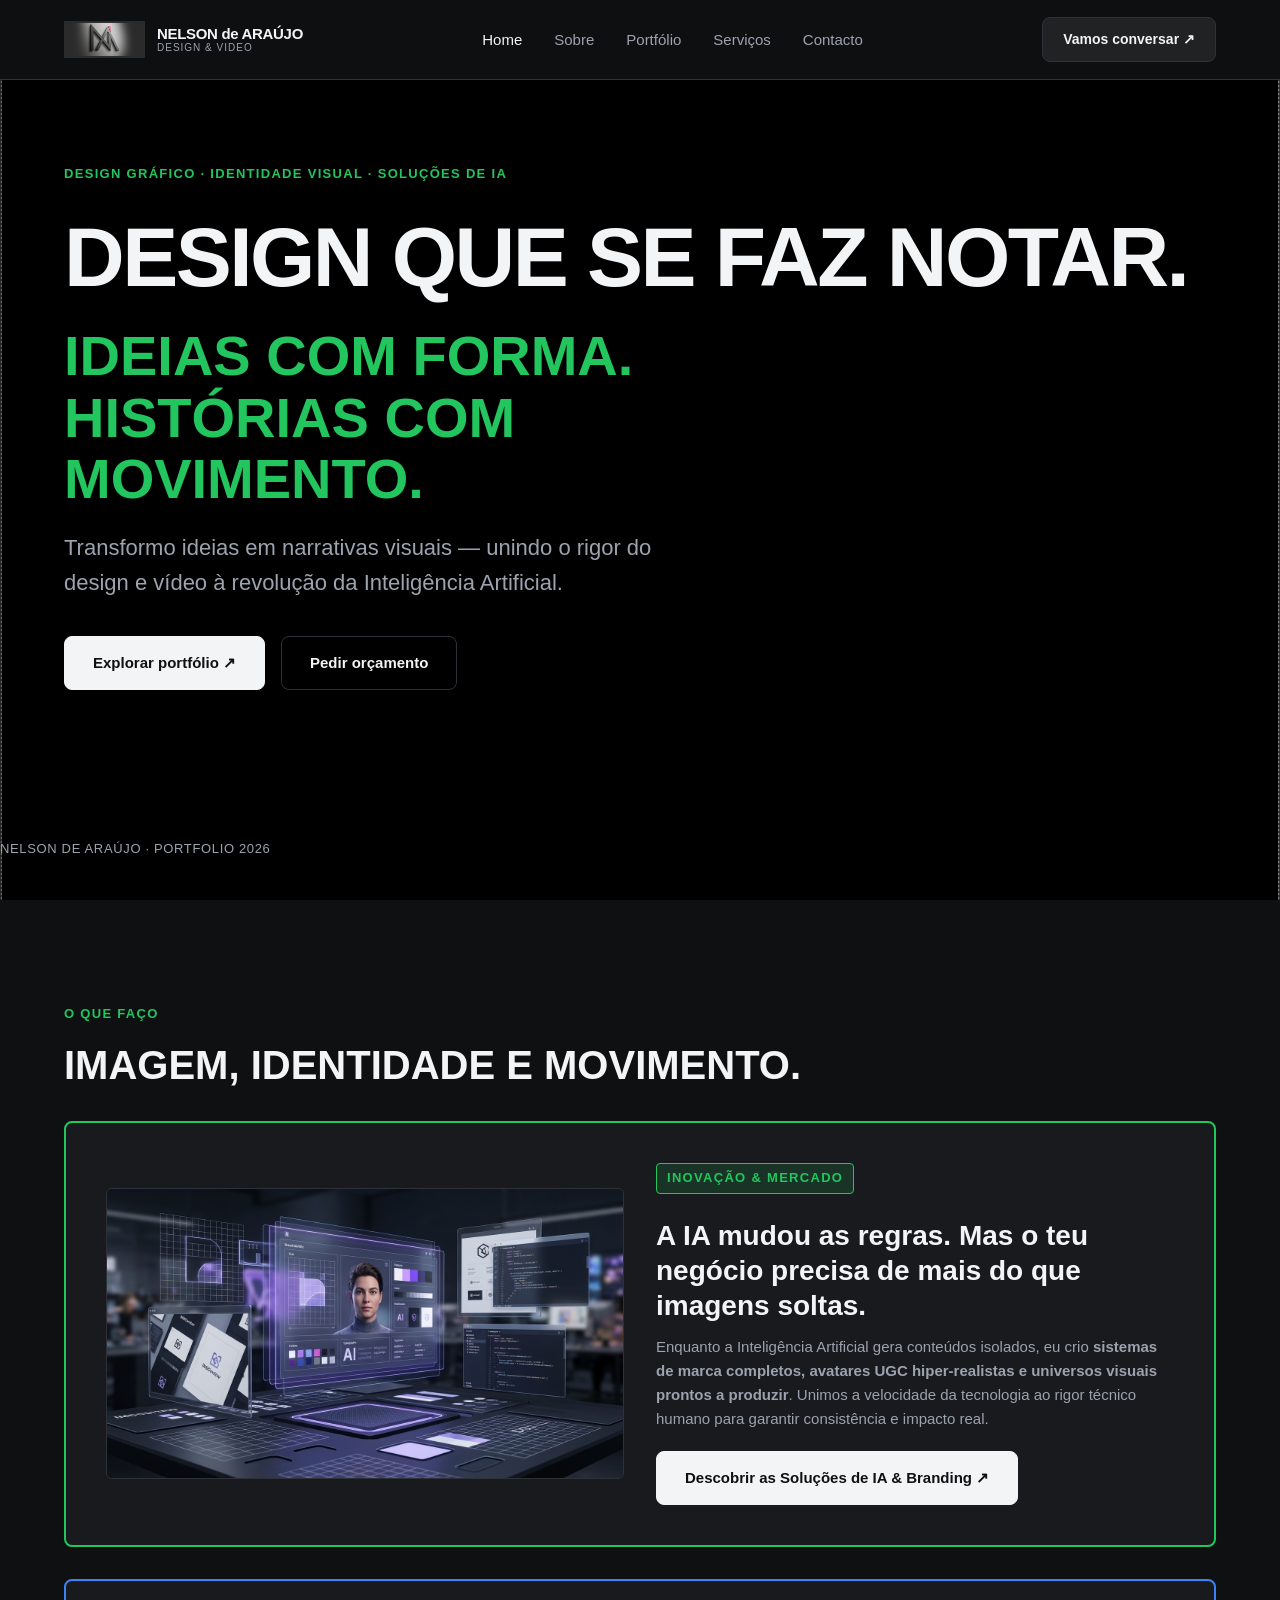
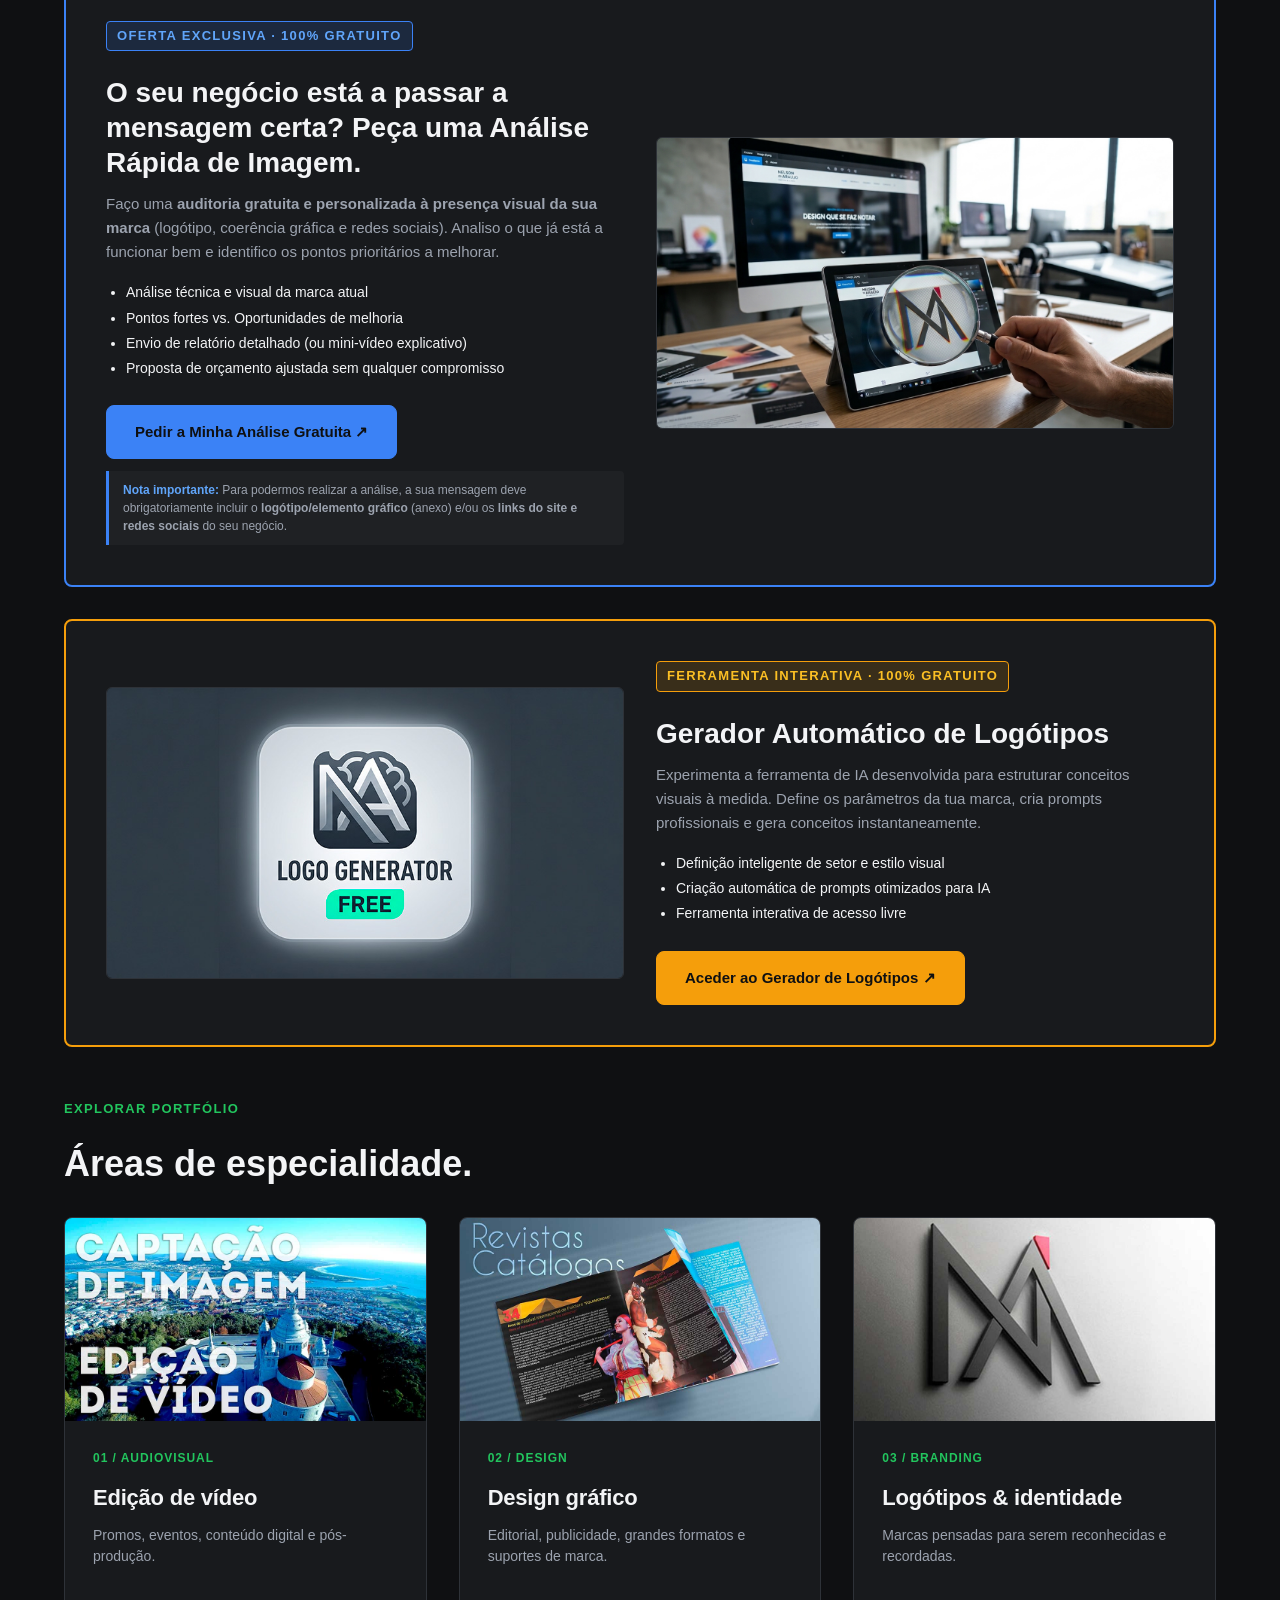
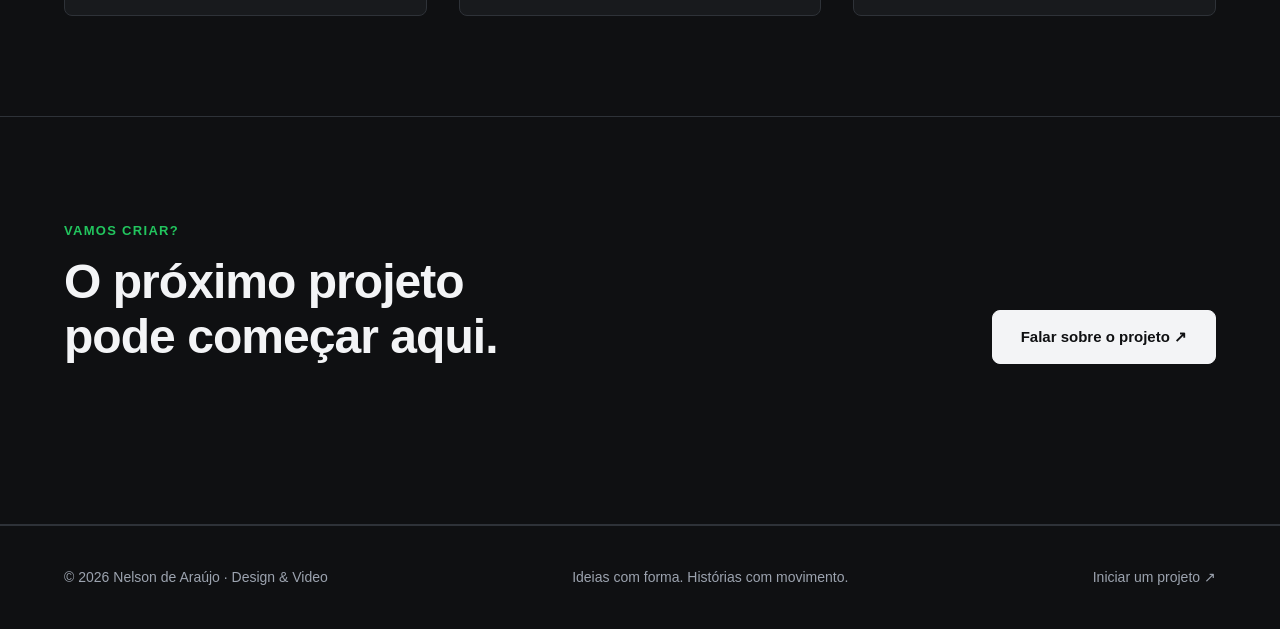
<file: index.html>
<!doctype html>
<html lang="pt">
<head>
  <meta charset="utf-8">
  <meta name="viewport" content="width=device-width, initial-scale=1">
  <meta name="description" content="Nelson de Araújo — design gráfico, identidade visual e edição de vídeo.">
  <title>Home | Nelson de Araújo</title>
  <link rel="stylesheet" href="assets/style.css">
</head>
<body data-page="home">

<header class="site-header">
  <div class="nav-wrap">
    <a class="brand" href="index.html">
      <img src="01_imagensBase/00_Logo-pag_NA.jpg" alt="Logo NA" onerror="this.style.visibility='hidden'">
      <span>NELSON de ARAÚJO<small>DESIGN & VIDEO</small></span>
    </a>
    <button class="menu-toggle" aria-label="Abrir menu">☰</button>
    <nav class="nav">
      <a href="index.html" data-page="home">Home</a>
      <a href="sobre.html" data-page="sobre">Sobre</a>
      <a href="portfolio.html" data-page="portfolio">Portfólio</a>
      <a href="servicos.html" data-page="servicos">Serviços</a>
      <a href="contacto.html" data-page="contacto">Contacto</a>
    </nav>
    <a class="nav-cta" href="contacto.html">Vamos conversar ↗</a>
  </div>
</header>

<main>
  <!-- SECÇÃO HERO COM VÍDEO DE FUNDO -->
  <section class="hero">
    <iframe class="hero-video" src="https://player.vimeo.com/video/1236573731?background=1&autoplay=1&loop=1&byline=0&title=0&muted=1" allow="autoplay; fullscreen; picture-in-picture" title="Vídeo de apresentação" style="filter: brightness(1.25) contrast(1.2) saturate(1.15);"></iframe>
    
    <div class="led-matrix-overlay" style="position: absolute; inset: 0; z-index: 1; pointer-events: none; opacity: 0.85; background-image: radial-gradient(circle, rgba(0,0,0,0) 35%, rgba(10,10,12,0.92) 80%), radial-gradient(circle at center, rgba(255,255,255,0.15) 0%, rgba(0,0,0,0.85) 100%); background-size: 4px 4px; mix-blend-mode: multiply;"></div>

    <div class="container" style="position: relative; z-index: 2;">
      <div class="hero-content">
        <span class="eyebrow">Design gráfico · Identidade visual · Soluções de IA</span>
        <h1 class="display" style="white-space: nowrap;">DESIGN QUE SE FAZ NOTAR.</h1>
        <h2 style="font-size: clamp(32px, 4.5vw, 56px); font-weight: 800; line-height: 1.1; margin-top: 10px; margin-bottom: 20px; text-transform: uppercase;">
          <span style="color: var(--accent); display: block;">Ideias com forma.</span>
          <span style="color: var(--accent); display: block;">Histórias com movimento.</span>
        </h2>
        <p class="lead">Transformo ideias em narrativas visuais — unindo o rigor do design e vídeo à revolução da Inteligência Artificial.</p>
        <div class="hero-actions">
          <a class="button" href="portfolio.html">Explorar portfólio ↗</a>
          <a class="button secondary" href="contacto.html">Pedir orçamento</a>
        </div>
      </div>
    </div>
    
    <div class="hero-bottom" style="position: relative; z-index: 2;">Nelson de Araújo · Portfolio 2026</div>
  </section>

  <!-- SECÇÃO PRINCIPAL DE CONTEÚDO -->
  <section class="section">
    <div class="container">
      
      <!-- 1. "O QUE FAÇO" NO TOPO -->
      <div style="margin-bottom: 32px;">
        <span class="eyebrow">O que faço</span>
        <h2 style="font-size: clamp(26px, 3.5vw, 40px); line-height: 1.2; text-transform: uppercase; margin-top: 4px;">
          Imagem, identidade e movimento.
        </h2>
      </div>

      <!-- 2. SECÇÃO DE DESTAQUE: A REVOLUÇÃO DA IA & SISTEMAS DE MARCA -->
      <div style="margin-bottom: 32px; padding: 40px; background-color: var(--bg-card); border: 2px solid var(--accent); border-radius: var(--radius); display: grid; grid-template-columns: repeat(auto-fit, minmax(300px, 1fr)); gap: 32px; align-items: center;">
        
        <div style="width: 100%; aspect-ratio: 16 / 9; overflow: hidden; border-radius: calc(var(--radius) - 2px); border: 1px solid var(--border-color); background-color: #000;">
          <img src="01_imagensBase/CAPA_IA_Gemini.jpeg" alt="A Revolução da IA e Universos Visuais" style="width: 100%; height: 100%; object-fit: cover; display: block;" onerror="this.style.display='none';">
        </div>

        <div style="display: flex; flex-direction: column; justify-content: center;">
          <span class="eyebrow" style="background-color: rgba(34, 197, 94, 0.15); padding: 4px 10px; border-radius: 4px; border: 1px solid var(--accent); width: fit-content;">INOVAÇÃO & MERCADO</span>
          
          <h3 style="font-size: clamp(22px, 2.5vw, 28px); font-weight: 700; line-height: 1.25; margin: 12px 0 12px; color: var(--text-main);">
            A IA mudou as regras. Mas o teu negócio precisa de mais do que imagens soltas.
          </h3>

          <p style="color: var(--muted); font-size: 15px; line-height: 1.6; margin-bottom: 20px;">
            Enquanto a Inteligência Artificial gera conteúdos isolados, eu crio <strong>sistemas de marca completos, avatares UGC hiper-realistas e universos visuais prontos a produzir</strong>. Unimos a velocidade da tecnologia ao rigor técnico humano para garantir consistência e impacto real.
          </p>
          
          <div>
            <a class="button" href="servicos.html" style="white-space: nowrap;">Descobrir as Soluções de IA & Branding ↗</a>
          </div>
        </div>

      </div>

      <!-- 3. SECÇÃO DE DESTAQUE: AUDITORIA RÁPIDA DE IMAGEM (GRATUITA) -->
      <div style="margin-bottom: 32px; padding: 40px; background-color: var(--bg-card); border: 2px solid #3B82F6; border-radius: var(--radius); display: grid; grid-template-columns: repeat(auto-fit, minmax(300px, 1fr)); gap: 32px; align-items: center;">
        
        <div style="display: flex; flex-direction: column; justify-content: center;">
          <span class="eyebrow" style="background-color: rgba(59, 130, 246, 0.15); color: #60A5FA; padding: 4px 10px; border-radius: 4px; border: 1px solid #3B82F6; width: fit-content;">
            OFERTA EXCLUSIVA · 100% GRATUITO
          </span>
          
          <h3 style="font-size: clamp(22px, 2.5vw, 28px); font-weight: 700; line-height: 1.25; margin: 12px 0 12px; color: var(--text-main);">
            O seu negócio está a passar a mensagem certa? Peça uma Análise Rápida de Imagem.
          </h3>

          <p style="color: var(--muted); font-size: 15px; line-height: 1.6; margin-bottom: 16px;">
            Faço uma <strong>auditoria gratuita e personalizada à presença visual da sua marca</strong> (logótipo, coerência gráfica e redes sociais). Analiso o que já está a funcionar bem e identifico os pontos prioritários a melhorar.
          </p>

          <ul style="color: var(--text-main); font-size: 14px; line-height: 1.8; margin-bottom: 24px; padding-left: 20px; list-style-type: disc;">
            <li>Análise técnica e visual da marca atual</li>
            <li>Pontos fortes vs. Oportunidades de melhoria</li>
            <li>Envio de relatório detalhado (ou mini-vídeo explicativo)</li>
            <li>Proposta de orçamento ajustada sem qualquer compromisso</li>
          </ul>
          
          <div>
            <a class="button" href="contacto.html?assunto=auditoria" style="white-space: nowrap; background-color: #3B82F6; border-color: #3B82F6; display: inline-block; margin-bottom: 12px;">
              Pedir a Minha Análise Gratuita ↗
            </a>

            <p style="font-size: 12px; color: var(--muted); line-height: 1.5; margin: 0; background: rgba(255, 255, 255, 0.03); padding: 10px 14px; border-left: 3px solid #3B82F6; border-radius: 0 4px 4px 0;">
              <strong style="color: #60A5FA;">Nota importante:</strong> Para podermos realizar a análise, a sua mensagem deve obrigatoriamente incluir o <strong>logótipo/elemento gráfico</strong> (anexo) e/ou os <strong>links do site e redes sociais</strong> do seu negócio.
            </p>
          </div>
        </div>

        <div style="width: 100%; aspect-ratio: 16 / 9; overflow: hidden; border-radius: calc(var(--radius) - 2px); border: 1px solid var(--border-color); background-color: #000;">
          <img src="01_imagensBase/CAPA_Analise_Gratuita_Gemini.jpeg" alt="Auditoria Rápida à Imagem da Marca" style="width: 100%; height: 100%; object-fit: cover; display: block;" onerror="this.style.display='none';">
        </div>

      </div>

      <!-- 4. NOVO QUADRO DE DESTAQUE: GERADOR AUTOMÁTICO DE LOGÓTIPOS (GRÁTIS) -->
      <div style="margin-bottom: 48px; padding: 40px; background-color: var(--bg-card); border: 2px solid #F59E0B; border-radius: var(--radius); display: grid; grid-template-columns: repeat(auto-fit, minmax(300px, 1fr)); gap: 32px; align-items: center;">
        
        <!-- Imagem / Mockup Ilustrativo -->
        <div style="width: 100%; aspect-ratio: 16 / 9; overflow: hidden; border-radius: calc(var(--radius) - 2px); border: 1px solid var(--border-color); background-color: #000;">
          <img src="01_imagensBase/CAPA_Gerador_Logos.jpg" alt="Gerador Automático de Logótipos" style="width: 100%; height: 100%; object-fit: cover; display: block;" onerror="this.style.display='none';">
        </div>

        <!-- Conteúdo do Bloco -->
        <div style="display: flex; flex-direction: column; justify-content: center;">
          <span class="eyebrow" style="background-color: rgba(245, 158, 11, 0.15); color: #FBBF24; padding: 4px 10px; border-radius: 4px; border: 1px solid #F59E0B; width: fit-content;">
            FERRAMENTA INTERATIVA · 100% GRATUITO
          </span>
          
          <h3 style="font-size: clamp(22px, 2.5vw, 28px); font-weight: 700; line-height: 1.25; margin: 12px 0 12px; color: var(--text-main);">
            Gerador Automático de Logótipos
          </h3>

          <p style="color: var(--muted); font-size: 15px; line-height: 1.6; margin-bottom: 16px;">
            Experimenta a ferramenta de IA desenvolvida para estruturar conceitos visuais à medida. Define os parâmetros da tua marca, cria prompts profissionais e gera conceitos instantaneamente.
          </p>

          <ul style="color: var(--text-main); font-size: 14px; line-height: 1.8; margin-bottom: 24px; padding-left: 20px; list-style-type: disc;">
            <li>Definição inteligente de setor e estilo visual</li>
            <li>Criação automática de prompts otimizados para IA</li>
            <li>Ferramenta interativa de acesso livre</li>
          </ul>
          
          <div>
            <a class="button" href="gerador-logotipos.html" style="white-space: nowrap; background-color: #F59E0B; border-color: #F59E0B; color: #0f1012; font-weight: 700;">
              Aceder ao Gerador de Logótipos ↗
            </a>
          </div>
        </div>

      </div>

      <!-- 5. OS 3 CARDS DE NAVEGAÇÃO DO PORTFÓLIO -->
      <div style="margin-bottom: 24px;">
        <span class="eyebrow">Explorar portfólio</span>
        <h2 style="font-size: clamp(24px, 3vw, 36px); margin-top: 4px;">Áreas de especialidade.</h2>
      </div>

      <div class="cards">
        <a class="card" href="portfolio-video.html">
          <div class="card-image"><img src="02_video/CAPA_VIDEOS.jpg" alt="Edição de vídeo"></div>
          <div class="card-body">
            <span class="tag">01 / Audiovisual</span>
            <h3>Edição de vídeo</h3>
            <p>Promos, eventos, conteúdo digital e pós-produção.</p>
          </div>
        </a>

        <a class="card" href="portfolio-design.html">
          <div class="card-image"><img src="03_designG/CAPA_DesignGrafico.jpg" alt="Design gráfico editorial"></div>
          <div class="card-body">
            <span class="tag">02 / Design</span>
            <h3>Design gráfico</h3>
            <p>Editorial, publicidade, grandes formatos e suportes de marca.</p>
          </div>
        </a>

        <a class="card" href="portfolio-logos.html">
          <div class="card-image"><img src="04_logos/CAPA_logos.jpg" alt="Logótipos e identidade visual"></div>
          <div class="card-body">
            <span class="tag">03 / Branding</span>
            <h3>Logótipos & identidade</h3>
            <p>Marcas pensadas para serem reconhecidas e recordadas.</p>
          </div>
        </a>
      </div>

    </div>
  </section>

  <!-- SECÇÃO DE CHAMADA PARA AÇÃO -->
  <section class="section">
    <div class="container section-head">
      <div>
        <span class="eyebrow">Vamos criar?</span>
        <h2>O próximo projeto<br>pode começar aqui.</h2>
      </div>
      <a class="button" href="contacto.html">Falar sobre o projeto ↗</a>
    </div>
  </section>
</main>

<footer class="site-footer">
  <div class="container footer-inner">
    <span>© <span id="year"></span> Nelson de Araújo · Design & Video</span>
    <span>Ideias com forma. Histórias com movimento.</span>
    <a href="contacto.html">Iniciar um projeto ↗</a>
  </div>
</footer>

<script>
  document.getElementById('year').textContent = new Date().getFullYear();
  document.querySelectorAll('.nav a').forEach(a => {
    if (a.dataset.page === 'home') a.classList.add('active');
  });
</script>
</body>
</html>
</file>
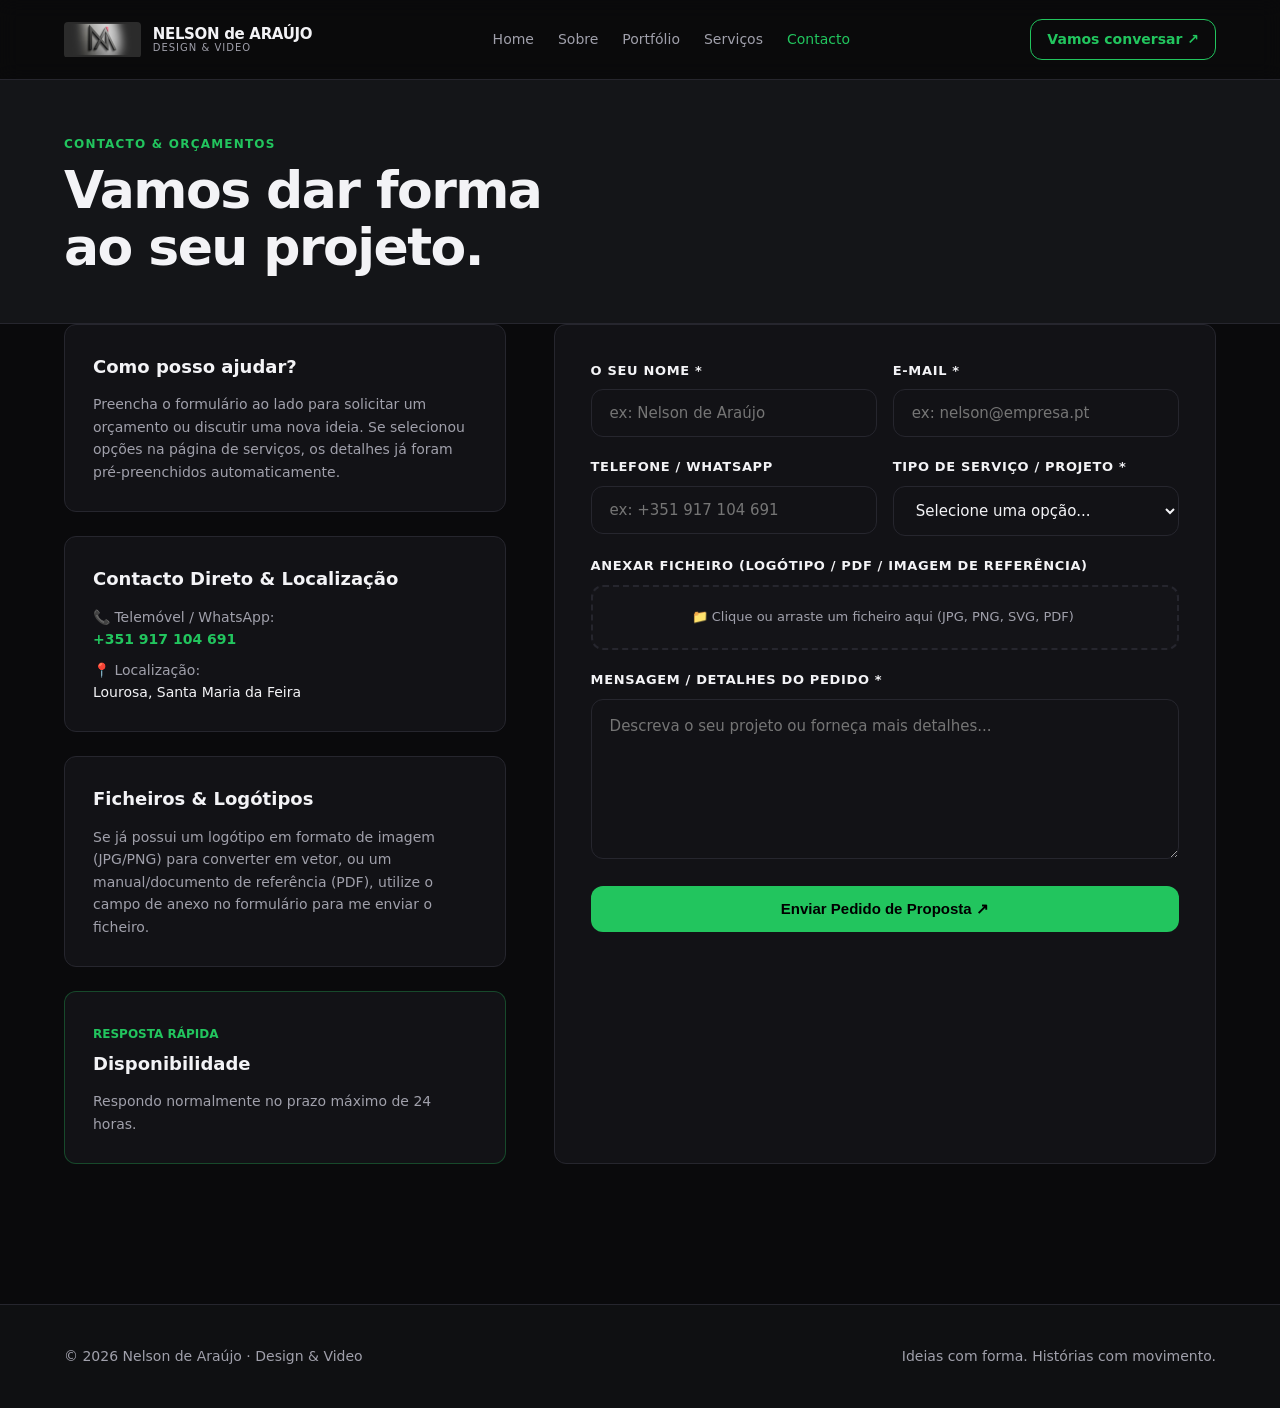
<file: contacto.html>
<!doctype html>
<html lang="pt">
<head>
  <meta charset="utf-8">
  <meta name="viewport" content="width=device-width, initial-scale=1">
  <meta name="description" content="Nelson de Araújo — Pedido de orçamento e contacto directo.">
  <title>Contacto | Nelson de Araújo</title>
  <link rel="stylesheet" href="assets/style.css">
  <style>
    /* Estilos base e temas */
    :root {
      --bg-dark: #0a0a0c;
      --bg-card: #121216;
      --border-color: #26262e;
      --text-main: #f3f3f6;
      --muted: #a0a0ab;
      --accent: #22c55e;
      --radius: 12px;
      --transition: all 0.25s ease;
    }

    body {
      background-color: var(--bg-dark);
      color: var(--text-main);
      font-family: 'Inter', system-ui, -apple-system, sans-serif;
      margin: 0;
      padding: 0;
    }

    .container {
      max-width: 1200px;
      margin: 0 auto;
      padding: 0 24px;
    }

    /* Navegação Header */
    .site-header {
      border-bottom: 1px solid var(--border-color);
      padding: 16px 0;
      position: sticky;
      top: 0;
      background-color: rgba(10, 10, 12, 0.9);
      backdrop-filter: blur(10px);
      z-index: 100;
    }
    .nav-wrap {
      display: flex;
      justify-content: space-between;
      align-items: center;
      max-width: 1200px;
      margin: 0 auto;
      padding: 0 24px;
    }
    .brand {
      display: flex;
      align-items: center;
      gap: 12px;
      text-decoration: none;
      color: var(--text-main);
      font-weight: 700;
    }
    .brand img {
      height: 36px;
      border-radius: 4px;
    }
    .brand small {
      display: block;
      font-size: 10px;
      color: var(--muted);
      letter-spacing: 0.1em;
    }
    .nav {
      display: flex;
      gap: 24px;
    }
    .nav a {
      color: var(--muted);
      text-decoration: none;
      font-size: 14px;
      transition: var(--transition);
    }
    .nav a:hover, .nav a.active {
      color: var(--accent);
    }
    .nav-cta {
      background-color: transparent;
      border: 1px solid var(--accent);
      color: var(--accent);
      padding: 8px 16px;
      border-radius: var(--radius);
      text-decoration: none;
      font-size: 14px;
      transition: var(--transition);
    }
    .nav-cta:hover {
      background-color: var(--accent);
      color: #000;
    }

    /* Layout da Página de Contacto */
    .page-intro {
      padding: 50px 0 30px;
    }
    .eyebrow {
      color: var(--accent);
      font-size: 12px;
      font-weight: 600;
      text-transform: uppercase;
      letter-spacing: 0.1em;
      display: inline-block;
      margin-bottom: 8px;
    }
    .page-intro h1 {
      font-size: clamp(32px, 5vw, 52px);
      line-height: 1.1;
      margin: 0 0 16px;
    }

    .contact-layout {
      display: grid;
      grid-template-columns: 1fr 1.5fr;
      gap: 48px;
      margin-bottom: 80px;
    }

    @media (max-width: 868px) {
      .contact-layout {
        grid-template-columns: 1fr;
      }
    }

    /* Formulario */
    .contact-form {
      background-color: var(--bg-card);
      border: 1px solid var(--border-color);
      border-radius: var(--radius);
      padding: 36px;
    }

    .form-group {
      margin-bottom: 20px;
    }

    .form-group label {
      display: block;
      font-size: 13px;
      font-weight: 600;
      color: var(--text-main);
      margin-bottom: 8px;
      text-transform: uppercase;
      letter-spacing: 0.05em;
    }

    .form-control {
      width: 100%;
      background-color: rgba(255, 255, 255, 0.03);
      border: 1px solid var(--border-color);
      border-radius: var(--radius);
      padding: 12px 16px;
      color: var(--text-main);
      font-family: inherit;
      font-size: 14px;
      box-sizing: border-box;
      transition: var(--transition);
    }

    .form-control:focus {
      outline: none;
      border-color: var(--accent);
      background-color: rgba(34, 197, 94, 0.03);
    }

    /* CORREÇÃO PARA AS OPÇÕES DO SELECT EM MODO ESCURO */
    select.form-control option {
      background-color: #121216 !important;
      color: #f3f3f6 !important;
      padding: 10px;
    }

    textarea.form-control {
      resize: vertical;
      min-height: 160px;
      line-height: 1.6;
    }

    /* Style para Input File */
    .file-upload-zone {
      border: 2px dashed var(--border-color);
      border-radius: var(--radius);
      padding: 20px;
      text-align: center;
      background-color: rgba(255, 255, 255, 0.01);
      cursor: pointer;
      transition: var(--transition);
      position: relative;
    }

    .file-upload-zone:hover {
      border-color: var(--accent);
      background-color: rgba(34, 197, 94, 0.03);
    }

    .file-upload-zone input[type="file"] {
      position: absolute;
      inset: 0;
      opacity: 0;
      cursor: pointer;
      width: 100%;
      height: 100%;
    }

    .file-info {
      color: var(--muted);
      font-size: 13px;
    }

    .file-name-preview {
      display: inline-block;
      margin-top: 8px;
      color: var(--accent);
      font-weight: 600;
      font-size: 13px;
    }

    /* Info lateral */
    .contact-info {
      display: flex;
      flex-direction: column;
      gap: 24px;
    }

    .info-box {
      background-color: var(--bg-card);
      border: 1px solid var(--border-color);
      border-radius: var(--radius);
      padding: 28px;
    }

    .info-box h3 {
      font-size: 18px;
      margin: 0 0 12px;
      color: var(--text-main);
    }

    .info-box p {
      color: var(--muted);
      font-size: 14px;
      line-height: 1.6;
      margin: 0;
    }

    .info-box a {
      color: var(--accent);
      text-decoration: none;
      font-weight: 600;
    }

    .info-box a:hover {
      text-decoration: underline;
    }

    /* Banner Dinâmico de Estimativa */
    .summary-badge {
      display: none;
      background-color: rgba(34, 197, 94, 0.1);
      border: 1px solid var(--accent);
      border-radius: var(--radius);
      padding: 16px;
      margin-bottom: 24px;
      font-size: 14px;
      color: var(--text-main);
    }

    .button {
      display: inline-block;
      width: 100%;
      background-color: var(--accent);
      color: #000;
      padding: 14px 28px;
      border-radius: var(--radius);
      font-weight: 700;
      text-decoration: none;
      transition: var(--transition);
      border: none;
      cursor: pointer;
      font-size: 15px;
    }

    .button:hover {
      box-shadow: 0 4px 20px rgba(34, 197, 94, 0.4);
      transform: translateY(-2px);
    }

    /* Footer */
    .site-footer {
      border-top: 1px solid var(--border-color);
      padding: 40px 0;
      margin-top: 60px;
      color: var(--muted);
      font-size: 14px;
    }
    .footer-inner {
      display: flex;
      justify-content: space-between;
      align-items: center;
      flex-wrap: wrap;
      gap: 16px;
    }
  </style>
</head>
<body data-page="contacto">

<header class="site-header">
  <div class="nav-wrap">
    <a class="brand" href="index.html">
      <img src="01_imagensBase/00_Logo-pag_NA.jpg" alt="Logo NA" onerror="this.style.visibility='hidden'">
      <span>NELSON de ARAÚJO<small>DESIGN & VIDEO</small></span>
    </a>
    <nav class="nav">
      <a href="index.html" data-page="home">Home</a>
      <a href="sobre.html" data-page="sobre">Sobre</a>
      <a href="portfolio.html" data-page="portfolio">Portfólio</a>
      <a href="servicos.html" data-page="servicos">Serviços</a>
      <a href="contacto.html" data-page="contacto" class="active">Contacto</a>
    </nav>
    <a class="nav-cta" href="contacto.html">Vamos conversar ↗</a>
  </div>
</header>

<main>
  <section class="page-intro">
    <div class="container">
      <span class="eyebrow">Contacto & Orçamentos</span>
      <h1>Vamos dar forma<br>ao seu projeto.</h1>
    </div>
  </section>

  <div class="container">
    <div class="contact-layout">
      
      <!-- INFORMAÇÕES LATERAIS -->
      <div class="contact-info">
        <div class="info-box">
          <h3>Como posso ajudar?</h3>
          <p>Preencha o formulário ao lado para solicitar um orçamento ou discutir uma nova ideia. Se selecionou opções na página de serviços, os detalhes já foram pré-preenchidos automaticamente.</p>
        </div>

        <div class="info-box">
          <h3>Contacto Direto & Localização</h3>
          <p style="margin-bottom: 8px;">📞 Telemóvel / WhatsApp: <br><a href="tel:+351917104691">+351 917 104 691</a></p>
          <p>📍 Localização: <br><span style="color: var(--text-main);">Lourosa, Santa Maria da Feira</span></p>
        </div>

        <div class="info-box">
          <h3>Ficheiros & Logótipos</h3>
          <p>Se já possui um logótipo em formato de imagem (JPG/PNG) para converter em vetor, ou um manual/documento de referência (PDF), utilize o campo de anexo no formulário para me enviar o ficheiro.</p>
        </div>

        <div class="info-box" style="border-color: rgba(34, 197, 94, 0.3);">
          <span style="color:var(--accent); font-size:12px; font-weight:700;">RESPOSTA RÁPIDA</span>
          <h3 style="margin-top:4px;">Disponibilidade</h3>
          <p>Respondo normalmente no prazo máximo de 24 horas.</p>
        </div>
      </div>

      <!-- FORMULÁRIO DE CONTACTO (INTEGRADO COM FORMSUBMIT) -->
      <div class="contact-form">
        
        <!-- Banner de resumo recebido da URL -->
        <div id="summaryBadge" class="summary-badge">
          <strong style="color:var(--accent)">Serviço selecionado:</strong> <span id="summaryText"></span>
        </div>

        <form id="proposalForm" action="https://formsubmit.co/na.nelsondearaujo@gmail.com" method="POST" enctype="multipart/form-data">
          
          <!-- Redireciona para a própria página de contacto após o envio -->
          <input type="hidden" name="_next" value="https://nelsondearaujo.pt/contacto.html">
          
          <!-- Desativa o ReCAPTCHA temporário do FormSubmit para envio direto -->
          <input type="hidden" name="_captcha" value="false">

          <div style="display: grid; grid-template-columns: 1fr 1fr; gap: 16px;">
            <div class="form-group">
              <label for="nome">O seu Nome *</label>
              <input type="text" id="nome" name="Nome" class="form-control" placeholder="ex: Nelson de Araújo" required>
            </div>

            <div class="form-group">
              <label for="email">E-mail *</label>
              <input type="email" id="email" name="Email" class="form-control" placeholder="ex: nelson@empresa.pt" required>
            </div>
          </div>

          <div style="display: grid; grid-template-columns: 1fr 1fr; gap: 16px;">
            <div class="form-group">
              <label for="telefone">Telefone / WhatsApp</label>
              <input type="tel" id="telefone" name="Telefone_WhatsApp" class="form-control" placeholder="ex: +351 917 104 691">
            </div>

            <div class="form-group">
              <label for="tipoProjeto">Tipo de Serviço / Projeto *</label>
              <select id="tipoProjeto" name="Tipo_de_Projeto" class="form-control" required>
                <option value="">Selecione uma opção...</option>
                <option value="Conversão de Imagem / Logo para Vetorial">1 - Conversão de Imagem / Logo para Vetorial</option>
                <option value="Sistema de Marca Base">2 - Sistema de Marca Base</option>
                <option value="Criação de Templates Multi-plataforma">3 - Criação de Templates Multi-plataforma</option>
                <option value="Sistema de Marca & Identidade">4 - Sistema de Marca & Identidade</option>
                <option value="Edição de vídeo & pós-produção">5 - Edição de vídeo & pós-produção</option>
                <option value="Design editorial & suportes de marca">6 - Design editorial & suportes de marca</option>
                <option value="Outro assunto">Outro assunto</option>
              </select>
            </div>
          </div>

          <div class="form-group" id="groupValorEstimado" style="display:none;">
            <label for="valorEstimado">Estimativa do Configurador</label>
            <input type="text" id="valorEstimado" name="Valor_Estimado" class="form-control" readonly style="color:var(--accent); font-weight:700; background-color: rgba(34, 197, 94, 0.05);">
          </div>

          <!-- CAMPO DE ANEXO DE FICHEIRO -->
          <div class="form-group">
            <label>Anexar Ficheiro (Logótipo / PDF / Imagem de Referência)</label>
            <div class="file-upload-zone">
              <input type="file" id="ficheiroAnexo" name="Anexo" accept="image/*,application/pdf" onchange="previewFileName(this)">
              <div class="file-info">
                <span>📁 Clique ou arraste um ficheiro aqui (JPG, PNG, SVG, PDF)</span>
                <div id="fileNameDisplay" class="file-name-preview"></div>
              </div>
            </div>
          </div>

          <div class="form-group">
            <label for="mensagem">Mensagem / Detalhes do Pedido *</label>
            <textarea id="mensagem" name="Mensagem" class="form-control" required placeholder="Descreva o seu projeto ou forneça mais detalhes..."></textarea>
          </div>

          <button type="submit" class="button">Enviar Pedido de Proposta ↗</button>

        </form>
      </div>

    </div>
  </div>
</main>

<footer class="site-footer">
  <div class="container footer-inner">
    <span>© <span id="year"></span> Nelson de Araújo · Design & Video</span>
    <span>Ideias com forma. Histórias com movimento.</span>
  </div>
</footer>

<script>
  document.getElementById('year').textContent = new Date().getFullYear();

  // Ao carregar a página, lê os parâmetros da URL vindos do configurador de serviços
  window.addEventListener('DOMContentLoaded', () => {
    const urlParams = new URLSearchParams(window.location.search);
    
    const tipo = urlParams.get('tipo');
    const total = urlParams.get('total');

    // 1. Pré-preencher Tipo de Serviço automaticamente
    if (tipo) {
      const selectTipo = document.getElementById('tipoProjeto');
      
      let matchFound = false;
      for (let option of selectTipo.options) {
        if (option.value.toLowerCase() === tipo.toLowerCase() || option.value.toLowerCase().includes(tipo.toLowerCase())) {
          option.selected = true;
          matchFound = true;
          break;
        }
      }
      
      if (!matchFound) {
        let newOption = document.createElement('option');
        newOption.value = tipo;
        newOption.textContent = tipo;
        newOption.selected = true;
        selectTipo.appendChild(newOption);
      }
    }

    // 2. Preencher Valor Estimado se existir
    if (total) {
      const fieldValor = document.getElementById('valorEstimado');
      const groupValor = document.getElementById('groupValorEstimado');
      fieldValor.value = total;
      groupValor.style.display = 'block';
    }

    // 3. Exibir Banner de Destaque
    if (tipo) {
      const badge = document.getElementById('summaryBadge');
      const summaryText = document.getElementById('summaryText');
      summaryText.textContent = tipo + (total ? ` — Total estimado: ${total}` : '');
      badge.style.display = 'block';
    }
  });

  // Apresentar o nome do ficheiro selecionado
  function previewFileName(input) {
    const display = document.getElementById('fileNameDisplay');
    if (input.files && input.files[0]) {
      display.textContent = '📄 Ficheiro selecionado: ' + input.files[0].name;
    } else {
      display.textContent = '';
    }
  }
</script>
</body>
</html>
</file>
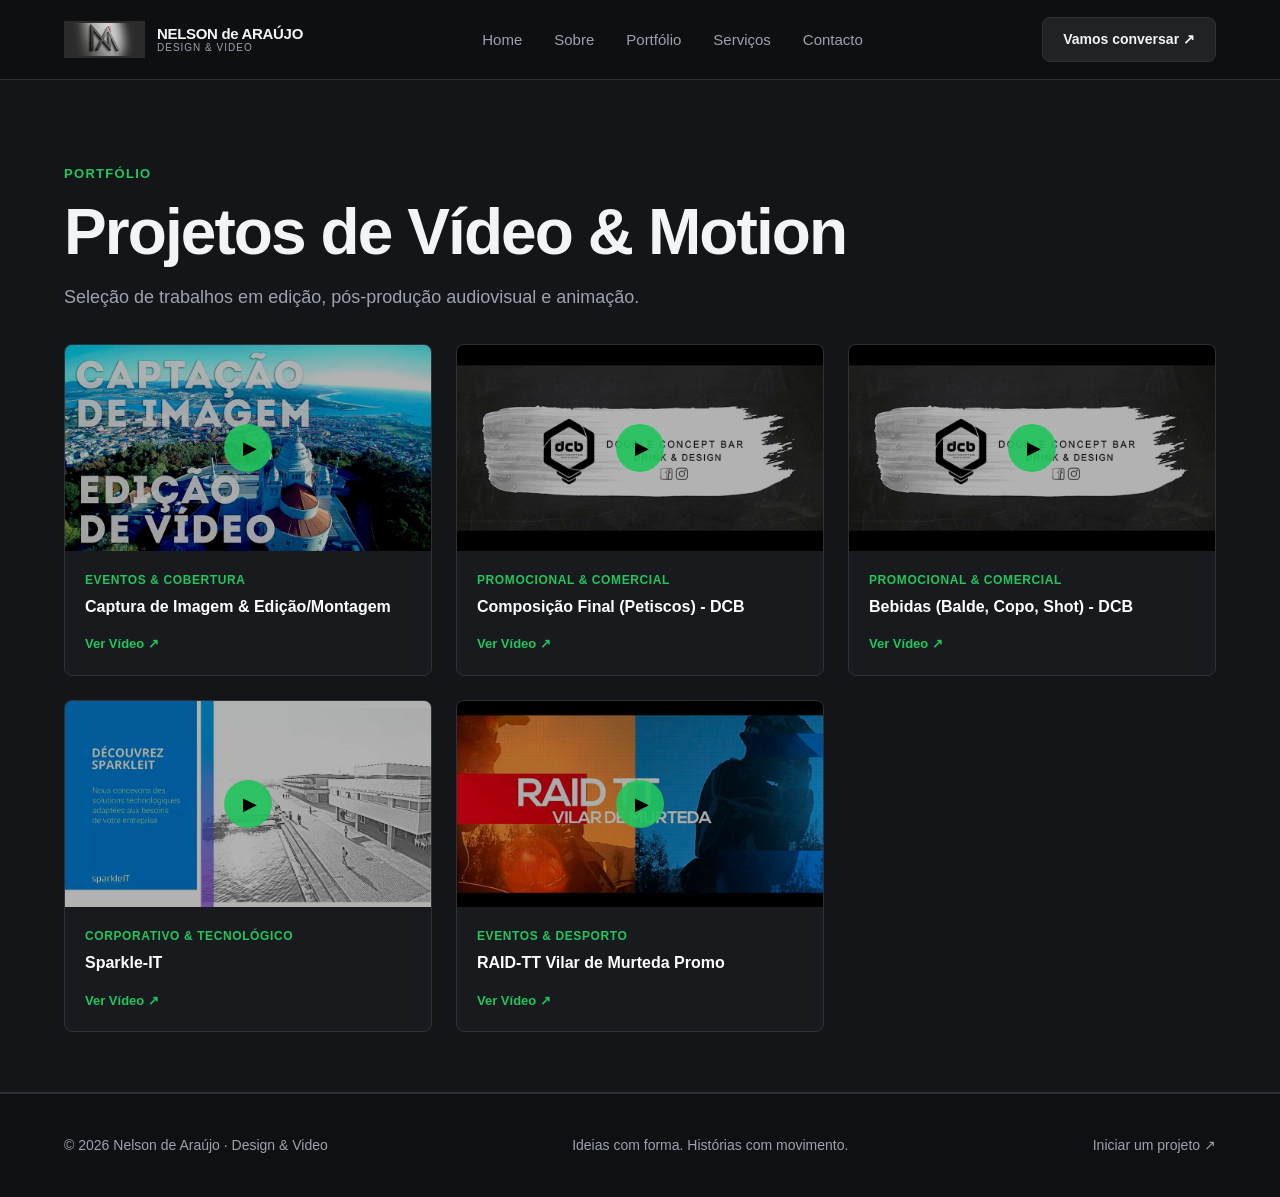
<file: portfolio-video.html>
<!doctype html>
<html lang="pt">
<head>
  <meta charset="utf-8">
  <meta name="viewport" content="width=device-width, initial-scale=1">
  <meta name="description" content="Nelson de Araújo — Portfólio de Vídeo e Motion Design.">
  <title>Portfólio Vídeo | Nelson de Araújo</title>
  <link rel="stylesheet" href="assets/style.css">
  <style>
    /* Estilos do Popup / Modal de Vídeo */
    .video-modal {
      display: none;
      position: fixed;
      inset: 0;
      z-index: 1000;
      background-color: rgba(0, 0, 0, 0.92);
      backdrop-filter: blur(8px);
      align-items: center;
      justify-content: center;
      padding: 20px;
    }

    .video-modal.active {
      display: flex;
    }

    .video-modal-content {
      position: relative;
      width: 100%;
      max-width: 900px;
      background: #000000;
      border-radius: var(--radius, 12px);
      overflow: hidden;
      box-shadow: 0 20px 50px rgba(0,0,0,0.8);
      border: 1px solid rgba(255, 255, 255, 0.15);
    }

    .video-modal-close {
      position: absolute;
      top: 12px;
      right: 16px;
      font-size: 28px;
      color: #ffffff;
      background: none;
      border: none;
      cursor: pointer;
      z-index: 10;
      line-height: 1;
      transition: color 0.2s ease;
    }

    .video-modal-close:hover {
      color: var(--accent, #22c55e);
    }

    .video-player-container {
      position: relative;
      padding-top: 56.25%; /* Proporção 16:9 */
      width: 100%;
    }

    .video-player-container iframe,
    .video-player-container video {
      position: absolute;
      top: 0;
      left: 0;
      width: 100%;
      height: 100%;
      border: none;
    }

    /* Grelha de Vídeos e Cards */
    .portfolio-grid {
      display: grid;
      grid-template-columns: repeat(auto-fit, minmax(280px, 1fr));
      gap: 24px;
      margin-top: 32px;
    }

    .video-card {
      background-color: var(--bg-card, #141416);
      border: 1px solid var(--border-color, rgba(255, 255, 255, 0.1));
      border-radius: var(--radius, 12px);
      overflow: hidden;
      transition: transform 0.3s ease, border-color 0.3s ease;
      cursor: pointer;
      display: flex;
      flex-direction: column;
    }

    .video-card:hover {
      transform: translateY(-4px);
      border-color: var(--accent, #22c55e);
    }

    .card-thumb {
      position: relative;
      width: 100%;
      aspect-ratio: 16 / 9;
      overflow: hidden;
      background-color: #000000;
    }

    .card-thumb img {
      width: 100%;
      height: 100%;
      object-fit: cover;
      transition: transform 0.3s ease;
    }

    .video-card:hover .card-thumb img {
      transform: scale(1.05);
    }

    .play-btn-overlay {
      position: absolute;
      inset: 0;
      display: flex;
      align-items: center;
      justify-content: center;
      background: rgba(0, 0, 0, 0.3);
      transition: background 0.3s ease;
    }

    .video-card:hover .play-btn-overlay {
      background: rgba(0, 0, 0, 0.1);
    }

    .play-icon {
      width: 48px;
      height: 48px;
      background: rgba(34, 197, 94, 0.9);
      border-radius: 50%;
      display: flex;
      align-items: center;
      justify-content: center;
      color: #000000;
      font-size: 18px;
      padding-left: 3px;
      transition: transform 0.3s ease, background 0.3s ease;
    }

    .video-card:hover .play-icon {
      transform: scale(1.1);
      background: var(--accent, #22c55e);
    }

    .card-info {
      padding: 20px;
      display: flex;
      flex-direction: column;
      flex-grow: 1;
    }

    .card-tag {
      font-size: 12px;
      color: var(--accent, #22c55e);
      font-weight: 700;
      text-transform: uppercase;
      letter-spacing: 0.05em;
      margin-bottom: 6px;
    }

    .card-info h3 {
      font-size: 16px;
      color: #ffffff;
      margin: 0 0 16px 0;
      line-height: 1.4;
    }

    .card-action {
      margin-top: auto;
      display: inline-flex;
      align-items: center;
      gap: 6px;
      font-size: 13px;
      font-weight: 600;
      color: var(--accent, #22c55e);
    }
  </style>
</head>
<body data-page="portfolio">

<header class="site-header">
  <div class="nav-wrap">
    <a class="brand" href="index.html">
      <img src="01_imagensBase/00_Logo-pag_NA.jpg" alt="Logo NA" onerror="this.style.visibility='hidden'">
      <span>NELSON de ARAÚJO<small>DESIGN & VIDEO</small></span>
    </a>
    <button class="menu-toggle" aria-label="Abrir menu">☰</button>
    <nav class="nav">
      <a href="index.html" data-page="home">Home</a>
      <a href="sobre.html" data-page="sobre">Sobre</a>
      <a href="portfolio.html" data-page="portfolio">Portfólio</a>
      <a href="servicos.html" data-page="servicos">Serviços</a>
      <a href="contacto.html" data-page="contacto">Contacto</a>
    </nav>
    <a class="nav-cta" href="contacto.html">Vamos conversar ↗</a>
  </div>
</header>

<main>
  <section class="page-intro">
    <div class="container">
      <span class="eyebrow">Portfólio</span>
      <h1>Projetos de Vídeo & Motion</h1>
      <p>Seleção de trabalhos em edição, pós-produção audiovisual e animação.</p>

      <div class="portfolio-grid">

        <!-- TRABALHO 1 -->
        <article class="video-card" onclick="openVideoModal('https://player.vimeo.com/video/1232364035')">
          <div class="card-thumb">
            <img src="02_video/CAPA_VIDEOS.jpg" alt="Captura de Imagem & Edição/Montagem">
            <div class="play-btn-overlay">
              <div class="play-icon">▶</div>
            </div>
          </div>
          <div class="card-info">
            <span class="card-tag">Eventos & Cobertura</span>
            <h3>Captura de Imagem & Edição/Montagem</h3>
            <span class="card-action">Ver Vídeo ↗</span>
          </div>
        </article>

        <!-- TRABALHO 2 -->
        <article class="video-card" onclick="openVideoModal('https://player.vimeo.com/video/1236590151')">
          <div class="card-thumb">
            <img src="02_video/CAPA_DesignGrafico.jpg" alt="Composição Final (Petiscos) - DCB">
            <div class="play-btn-overlay">
              <div class="play-icon">▶</div>
            </div>
          </div>
          <div class="card-info">
            <span class="card-tag">Promocional & Comercial</span>
            <h3>Composição Final (Petiscos) - DCB</h3>
            <span class="card-action">Ver Vídeo ↗</span>
          </div>
        </article>

        <!-- TRABALHO 3 -->
        <article class="video-card" onclick="openVideoModal('https://player.vimeo.com/video/1236591757')">
          <div class="card-thumb">
            <img src="02_video/CAPA_DesignGrafico.jpg" alt="Bebidas (Balde, Copo, Shot) - DCB">
            <div class="play-btn-overlay">
              <div class="play-icon">▶</div>
            </div>
          </div>
          <div class="card-info">
            <span class="card-tag">Promocional & Comercial</span>
            <h3>Bebidas (Balde, Copo, Shot) - DCB</h3>
            <span class="card-action">Ver Vídeo ↗</span>
          </div>
        </article>

        <!-- TRABALHO 4 -->
        <article class="video-card" onclick="openVideoModal('https://player.vimeo.com/video/1236593969')">
          <div class="card-thumb">
            <img src="02_video/CAPA_SparkleIT.jpg" alt="Sparkle-IT">
            <div class="play-btn-overlay">
              <div class="play-icon">▶</div>
            </div>
          </div>
          <div class="card-info">
            <span class="card-tag">Corporativo & Tecnológico</span>
            <h3>Sparkle-IT</h3>
            <span class="card-action">Ver Vídeo ↗</span>
          </div>
        </article>

        <!-- TRABALHO 5 -->
        <article class="video-card" onclick="openVideoModal('https://player.vimeo.com/video/1236595209')">
          <div class="card-thumb">
            <img src="02_video/CAPA_Raid_TT.jpg" alt="RAID-TT Vilar de Murteda Promo">
            <div class="play-btn-overlay">
              <div class="play-icon">▶</div>
            </div>
          </div>
          <div class="card-info">
            <span class="card-tag">Eventos & Desporto</span>
            <h3>RAID-TT Vilar de Murteda Promo</h3>
            <span class="card-action">Ver Vídeo ↗</span>
          </div>
        </article>

      </div>
    </div>
  </section>
</main>

<!-- JANELA POPUP (MODAL) PARA REPRODUÇÃO DO VÍDEO -->
<div class="video-modal" id="videoModal" onclick="closeVideoModal(event)">
  <div class="video-modal-content">
    <button class="video-modal-close" onclick="closeVideoModal(event, true)">&times;</button>
    <div class="video-player-container" id="playerContainer">
      <!-- O player de vídeo é carregado dinamicamente via JS -->
    </div>
  </div>
</div>

<footer class="site-footer">
  <div class="container footer-inner">
    <span>© <span id="year"></span> Nelson de Araújo · Design & Video</span>
    <span>Ideias com forma. Histórias com movimento.</span>
    <a href="contacto.html">Iniciar um projeto ↗</a>
  </div>
</footer>

<script>
  document.getElementById('year').textContent = new Date().getFullYear();

  // Função para abrir o popup e reproduzir o vídeo do Vimeo/YouTube ou local
  function openVideoModal(videoSrc) {
    const modal = document.getElementById('videoModal');
    const container = document.getElementById('playerContainer');

    // Se for link do Vimeo ou YouTube, carrega dentro de um <iframe>
    if (videoSrc.includes('vimeo.com') || videoSrc.includes('youtube.com')) {
      const autoplayUrl = videoSrc.includes('?') ? `${videoSrc}&autoplay=1` : `${videoSrc}?autoplay=1`;
      container.innerHTML = `<iframe src="${autoplayUrl}" allow="autoplay; fullscreen; picture-in-picture" allowfullscreen></iframe>`;
    } else {
      // Caso seja um ficheiro .mp4 local
      container.innerHTML = `<video controls autoplay style="width:100%; height:100%;"><source src="${videoSrc}" type="video/mp4">O seu navegador não suporta reprodução de vídeo.</video>`;
    }

    modal.classList.add('active');
  }

  // Função para fechar o popup e parar a reprodução
  function closeVideoModal(event, forceClose = false) {
    if (forceClose || event.target.id === 'videoModal') {
      const modal = document.getElementById('videoModal');
      const container = document.getElementById('playerContainer');
      modal.classList.remove('active');
      container.innerHTML = '';
    }
  }
</script>
</body>
</html>
</file>
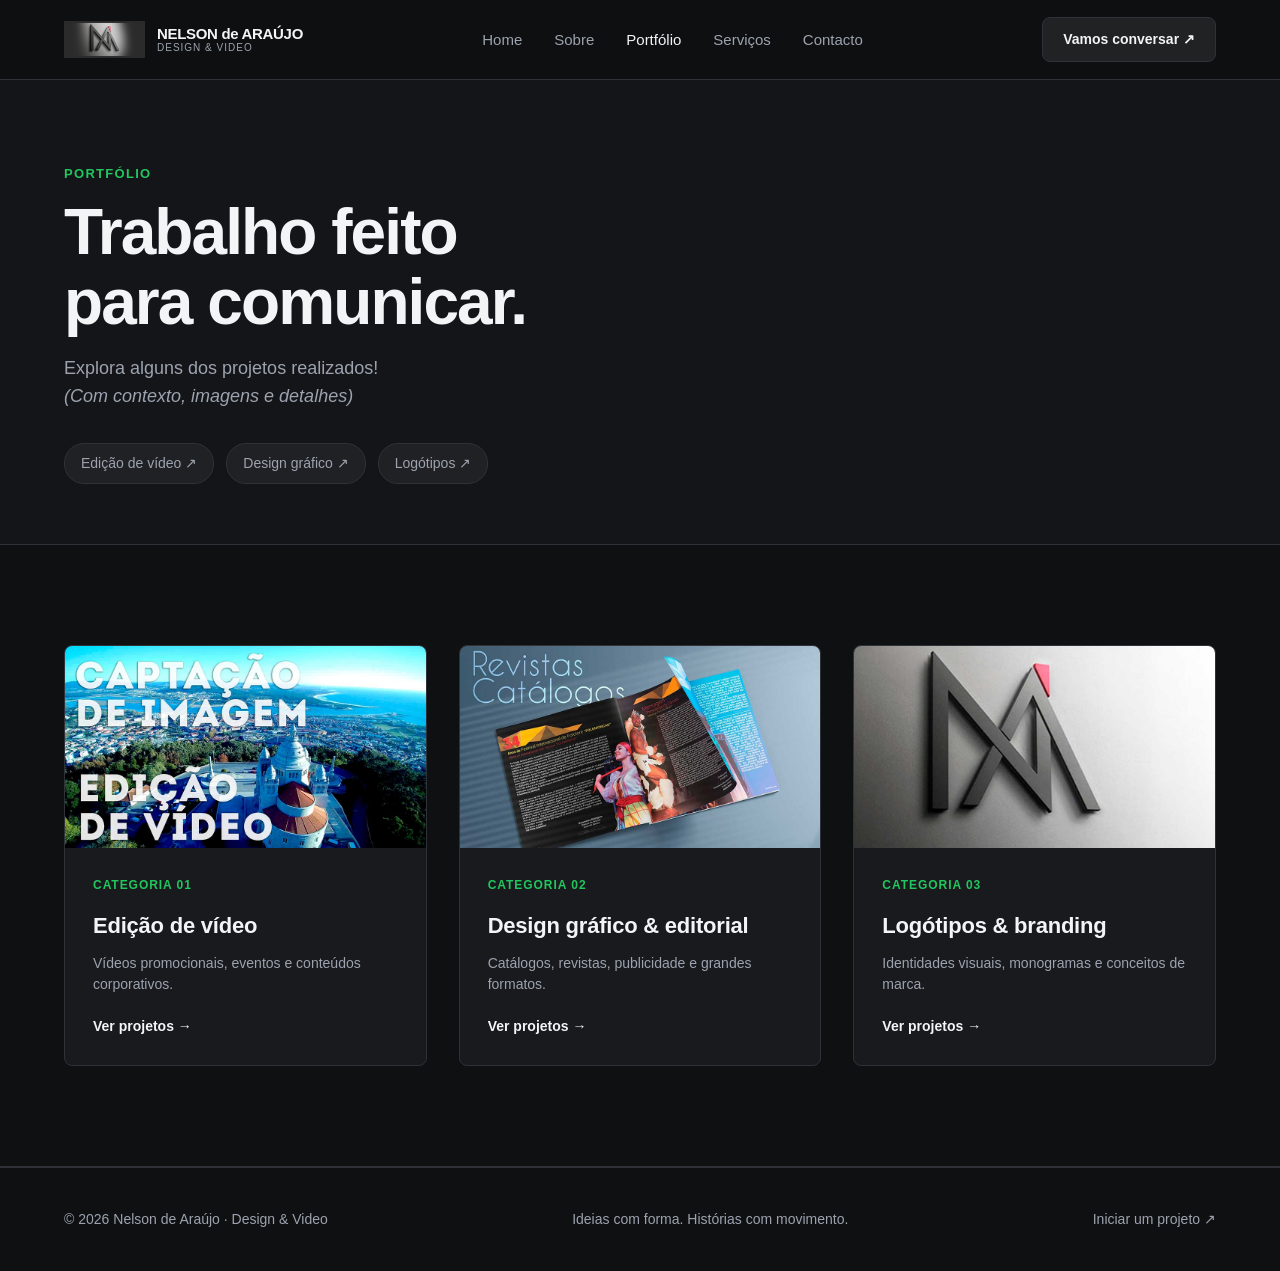
<file: portfolio.html>
<!doctype html><html lang="pt"><head><meta charset="utf-8"><meta name="viewport" content="width=device-width, initial-scale=1"><meta name="description" content="Nelson de Araújo — design gráfico, identidade visual e edição de vídeo."><title>Portfólio | Nelson de Araújo</title><link rel="stylesheet" href="assets/style.css"></head><body data-page="portfolio" >
<header class="site-header"><div class="nav-wrap">
<a class="brand" href="index.html"><img src="01_imagensBase/00_Logo-pag_NA.jpg" alt="Logo NA" onerror="this.style.visibility='hidden'"><span>NELSON de ARAÚJO<small>DESIGN & VIDEO</small></span></a>
<button class="menu-toggle" aria-label="Abrir menu">☰</button>
<nav class="nav"><a href="index.html" data-page="home">Home</a><a href="sobre.html" data-page="sobre">Sobre</a><a href="portfolio.html" data-page="portfolio">Portfólio</a><a href="servicos.html" data-page="servicos">Serviços</a><a href="contacto.html" data-page="contacto">Contacto</a></nav>
<a class="nav-cta" href="contacto.html">Vamos conversar ↗</a>
</div></header>

<main><section class="page-intro"><div class="container"><span class="eyebrow">Portfólio</span><h1>Trabalho feito<br>para comunicar.</h1><p>Explora alguns dos projetos realizados!<br><em>(Com contexto, imagens e detalhes)</em></p><div class="category-links"><a href="portfolio-video.html">Edição de vídeo ↗</a><a href="portfolio-design.html">Design gráfico ↗</a><a href="portfolio-logos.html">Logótipos ↗</a></div></div></section>
<section class="section"><div class="container"><div class="cards">
<a class="card" href="portfolio-video.html"><div class="card-image"><img src="02_video/CAPA_VIDEOS.jpg" alt="Portfólio de vídeo"></div><div class="card-body"><span class="tag">Categoria 01</span><h3>Edição de vídeo</h3><p>Vídeos promocionais, eventos e conteúdos corporativos.</p><span class="text-link">Ver projetos →</span></div></a>
<a class="card" href="portfolio-design.html"><div class="card-image"><img src="03_designG/CAPA_DesignGrafico.jpg" alt="Portfólio de design gráfico"></div><div class="card-body"><span class="tag">Categoria 02</span><h3>Design gráfico & editorial</h3><p>Catálogos, revistas, publicidade e grandes formatos.</p><span class="text-link">Ver projetos →</span></div></a>
<a class="card" href="portfolio-logos.html"><div class="card-image"><img src="04_logos/CAPA_logos.jpg" alt="Portfólio de logótipos"></div><div class="card-body"><span class="tag">Categoria 03</span><h3>Logótipos & branding</h3><p>Identidades visuais, monogramas e conceitos de marca.</p><span class="text-link">Ver projetos →</span></div></a>
</div></div></section></main>
<footer class="site-footer"><div class="container footer-inner"><span>© <span id="year"></span> Nelson de Araújo · Design & Video</span><span>Ideias com forma. Histórias com movimento.</span><a href="contacto.html">Iniciar um projeto ↗</a></div></footer><script>document.getElementById('year').textContent=new Date().getFullYear();</script><script>document.querySelectorAll('.nav a').forEach(a=>{if(a.dataset.page==='portfolio')a.classList.add('active')});</script></body></html>
</file>
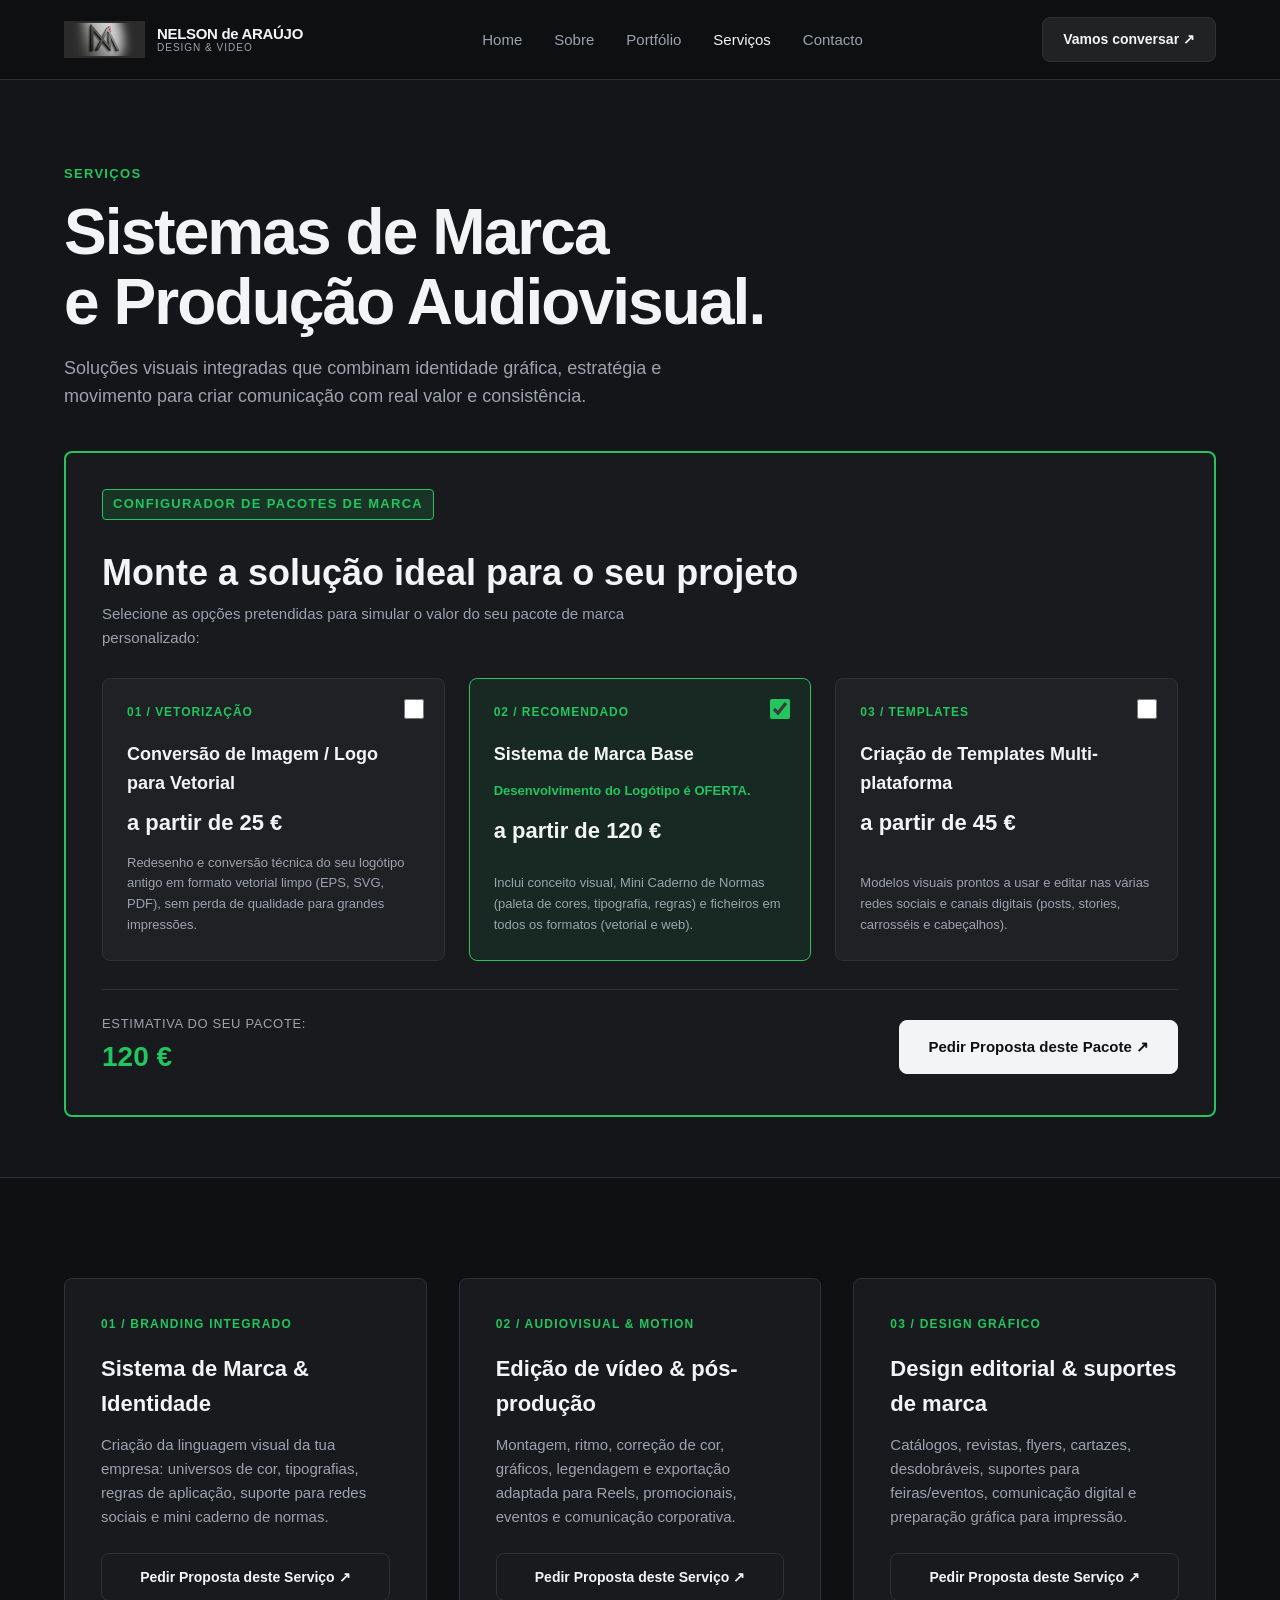
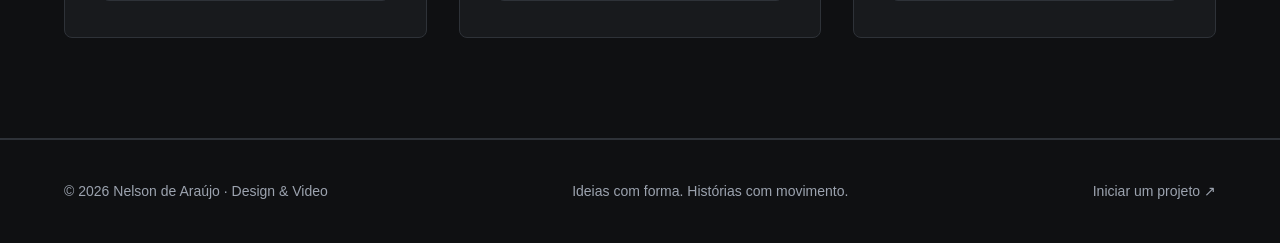
<file: servicos.html>
<!doctype html>
<html lang="pt">
<head>
  <meta charset="utf-8">
  <meta name="viewport" content="width=device-width, initial-scale=1">
  <meta name="description" content="Nelson de Araújo — design gráfico, identidade visual e edição de vídeo.">
  <title>Serviços | Nelson de Araújo</title>
  <link rel="stylesheet" href="assets/style.css">
  <style>
    /* Estilos do Configurador de Pacotes */
    .configurator-wrapper {
      margin-top: 40px;
      padding: 36px;
      background-color: var(--bg-card);
      border: 2px solid var(--accent);
      border-radius: var(--radius);
    }

    .configurator-grid {
      display: grid;
      grid-template-columns: repeat(auto-fit, minmax(280px, 1fr));
      gap: 24px;
      margin: 28px 0;
    }

    .config-card {
      position: relative;
      background-color: rgba(255, 255, 255, 0.03);
      border: 1px solid var(--border-color);
      border-radius: var(--radius);
      padding: 24px;
      cursor: pointer;
      transition: var(--transition);
      display: flex;
      flex-direction: column;
    }

    .config-card:hover {
      border-color: rgba(255, 255, 255, 0.3);
      transform: translateY(-3px);
    }

    .config-card.selected {
      border-color: var(--accent);
      background-color: rgba(34, 197, 94, 0.08);
    }

    .config-card input[type="checkbox"] {
      position: absolute;
      top: 20px;
      right: 20px;
      width: 20px;
      height: 20px;
      accent-color: var(--accent);
      cursor: pointer;
    }

    .config-price {
      font-size: 22px;
      font-weight: 700;
      color: var(--text-main);
      margin: 8px 0 12px;
    }

    .config-summary {
      display: flex;
      justify-content: space-between;
      align-items: center;
      gap: 20px;
      padding-top: 24px;
      border-top: 1px solid var(--border-color);
      flex-wrap: wrap;
    }

    .total-price-tag {
      font-size: 28px;
      font-weight: 800;
      color: var(--accent);
    }
  </style>
</head>
<body data-page="servicos">

<header class="site-header">
  <div class="nav-wrap">
    <a class="brand" href="index.html">
      <img src="01_imagensBase/00_Logo-pag_NA.jpg" alt="Logo NA" onerror="this.style.visibility='hidden'">
      <span>NELSON de ARAÚJO<small>DESIGN & VIDEO</small></span>
    </a>
    <button class="menu-toggle" aria-label="Abrir menu">☰</button>
    <nav class="nav">
      <a href="index.html" data-page="home">Home</a>
      <a href="sobre.html" data-page="sobre">Sobre</a>
      <a href="portfolio.html" data-page="portfolio">Portfólio</a>
      <a href="servicos.html" data-page="servicos" class="active">Serviços</a>
      <a href="contacto.html" data-page="contacto">Contacto</a>
    </nav>
    <a class="nav-cta" href="contacto.html">Vamos conversar ↗</a>
  </div>
</header>

<main>
  <!-- INTRODUÇÃO DA PÁGINA DE SERVIÇOS -->
  <section class="page-intro">
    <div class="container">
      <span class="eyebrow">Serviços</span>
      <h1>Sistemas de Marca<br>e Produção Audiovisual.</h1>
      <p>Soluções visuais integradas que combinam identidade gráfica, estratégia e movimento para criar comunicação com real valor e consistência.</p>

      <!-- CONFIGURADOR DE PACOTES DE MARCA -->
      <div class="configurator-wrapper">
        <span class="eyebrow" style="background-color: rgba(34, 197, 94, 0.15); padding: 4px 10px; border-radius: 4px; border: 1px solid var(--accent);">CONFIGURADOR DE PACOTES DE MARCA</span>
        <h2 style="font-size: clamp(24px, 3.5vw, 36px); margin-top: 12px; color: var(--text-main);">Monte a solução ideal para o seu projeto</h2>
        <p style="color: var(--muted); font-size: 15px;">Selecione as opções pretendidas para simular o valor do seu pacote de marca personalizado:</p>

        <div class="configurator-grid">
          
          <!-- Opção 1 -->
          <label class="config-card" id="card-opt1">
            <input type="checkbox" id="opt1" value="35" data-title="Conversão de Imagem / Logo para Vetorial" onchange="updateConfiguratorTotal()">
            <span class="tag">01 / VETORIZAÇÃO</span>
            <h3 style="font-size: 18px; margin-top: 6px;">Conversão de Imagem / Logo para Vetorial</h3>
            <div class="config-price">a partir de 25 €</div>
            <p style="font-size: 13px; color: var(--muted); margin-top: auto;">Redesenho e conversão técnica do seu logótipo antigo em formato vetorial limpo (EPS, SVG, PDF), sem perda de qualidade para grandes impressões.</p>
          </label>

          <!-- Opção 2 (Selecionada por defeito) -->
          <label class="config-card selected" id="card-opt2">
            <input type="checkbox" id="opt2" value="120" data-title="Sistema de Marca Base" checked onchange="updateConfiguratorTotal()">
            <span class="tag" style="color: var(--accent);">02 / RECOMENDADO</span>
            <h3 style="font-size: 18px; margin-top: 6px;">Sistema de Marca Base</h3>
            
            <div style="margin: 12px 0 4px;">
              <strong style="display: block; color: var(--accent); font-size: 13px;">Desenvolvimento do Logótipo é OFERTA.</strong>
            </div>
            
            <div class="config-price">a partir de 120 €</div>
            
            <p style="font-size: 13px; color: var(--muted); margin-top: auto;">Inclui conceito visual, Mini Caderno de Normas (paleta de cores, tipografia, regras) e ficheiros em todos os formatos (vetorial e web).</p>
          </label>

          <!-- Opção 3 -->
          <label class="config-card" id="card-opt3">
            <input type="checkbox" id="opt3" value="45" data-title="Criação de Templates Multi-plataforma" onchange="updateConfiguratorTotal()">
            <span class="tag">03 / TEMPLATES</span>
            <h3 style="font-size: 18px; margin-top: 6px;">Criação de Templates Multi-plataforma</h3>
            <div class="config-price">a partir de 45 €</div>
            <p style="font-size: 13px; color: var(--muted); margin-top: auto;">Modelos visuais prontos a usar e editar nas várias redes sociais e canais digitais (posts, stories, carrosséis e cabeçalhos).</p>
          </label>

        </div>

        <!-- Rodapé do Configurador -->
        <div class="config-summary">
          <div>
            <span style="font-size: 13px; color: var(--muted); display: block; text-transform: uppercase; letter-spacing: 0.05em;">Estimativa do seu pacote:</span>
            <div class="total-price-tag" id="totalPriceDisplay">120 €</div>
          </div>
          <!-- Botão que gera o link dinâmico para a página de contacto -->
          <a class="button" id="configCtaButton" href="#" onclick="goToContact(event)">Pedir Proposta deste Pacote ↗</a>
        </div>
      </div>

    </div>
  </section>

  <!-- GRELHA GERAL DE SERVIÇOS -->
  <section class="section">
    <div class="container">
      <div class="service-grid">
        
        <!-- Serviço 01 -->
        <article class="service" style="display: flex; flex-direction: column;">
          <span class="num">01 / BRANDING INTEGRADO</span>
          <h3>Sistema de Marca & Identidade</h3>
          <p style="margin-bottom: 24px;">Criação da linguagem visual da tua empresa: universos de cor, tipografias, regras de aplicação, suporte para redes sociais e mini caderno de normas.</p>
          <div style="margin-top: auto;">
            <a class="button secondary" href="contacto.html?tipo=Sistema de Marca & Identidade" style="width: 100%; text-align: center; font-size: 14px; padding: 12px 16px;">Pedir Proposta deste Serviço ↗</a>
          </div>
        </article>
        
        <!-- Serviço 02 -->
        <article class="service" style="display: flex; flex-direction: column;">
          <span class="num">02 / AUDIOVISUAL & MOTION</span>
          <h3>Edição de vídeo & pós-produção</h3>
          <p style="margin-bottom: 24px;">Montagem, ritmo, correção de cor, gráficos, legendagem e exportação adaptada para Reels, promocionais, eventos e comunicação corporativa.</p>
          <div style="margin-top: auto;">
            <a class="button secondary" href="contacto.html?tipo=Edição de vídeo & pós-produção" style="width: 100%; text-align: center; font-size: 14px; padding: 12px 16px;">Pedir Proposta deste Serviço ↗</a>
          </div>
        </article>

        <!-- Serviço 03 -->
        <article class="service" style="display: flex; flex-direction: column;">
          <span class="num">03 / DESIGN GRÁFICO</span>
          <h3>Design editorial & suportes de marca</h3>
          <p style="margin-bottom: 24px;">Catálogos, revistas, flyers, cartazes, desdobráveis, suportes para feiras/eventos, comunicação digital e preparação gráfica para impressão.</p>
          <div style="margin-top: auto;">
            <a class="button secondary" href="contacto.html?tipo=Design editorial & suportes de marca" style="width: 100%; text-align: center; font-size: 14px; padding: 12px 16px;">Pedir Proposta deste Serviço ↗</a>
          </div>
        </article>

      </div>
    </div>
  </section>
</main>

<footer class="site-footer">
  <div class="container footer-inner">
    <span>© <span id="year"></span> Nelson de Araújo · Design & Video</span>
    <span>Ideias com forma. Histórias com movimento.</span>
    <a href="contacto.html">Iniciar um projeto ↗</a>
  </div>
</footer>

<script>
  document.getElementById('year').textContent = new Date().getFullYear();

  // Lógica do Configurador de Pacotes
  function updateConfiguratorTotal() {
    let total = 0;
    const opt1 = document.getElementById('opt1');
    const opt2 = document.getElementById('opt2');
    const opt3 = document.getElementById('opt3');

    document.getElementById('card-opt1').classList.toggle('selected', opt1.checked);
    document.getElementById('card-opt2').classList.toggle('selected', opt2.checked);
    document.getElementById('card-opt3').classList.toggle('selected', opt3.checked);

    if (opt1.checked) total += parseInt(opt1.value);
    if (opt2.checked) total += parseInt(opt2.value);
    if (opt3.checked) total += parseInt(opt3.value);

    document.getElementById('totalPriceDisplay').textContent = total > 0 ? total + ' €' : '0 €';
  }

  // Envia as opções selecionadas no configurador para a página de contacto via URL
  function goToContact(event) {
    event.preventDefault();
    let selectedServices = [];
    let total = document.getElementById('totalPriceDisplay').textContent;

    if (document.getElementById('opt1').checked) selectedServices.push(document.getElementById('opt1').dataset.title);
    if (document.getElementById('opt2').checked) selectedServices.push(document.getElementById('opt2').dataset.title);
    if (document.getElementById('opt3').checked) selectedServices.push(document.getElementById('opt3').dataset.title);

    if (selectedServices.length === 0) {
      alert('Por favor, selecione pelo menos uma opção no configurador.');
      return;
    }

    let tipoParam = encodeURIComponent(selectedServices.join(' + '));
    let totalParam = encodeURIComponent(total);

    window.location.href = `contacto.html?tipo=${tipoParam}&total=${totalParam}`;
  }
</script>
</body>
</html>
</file>
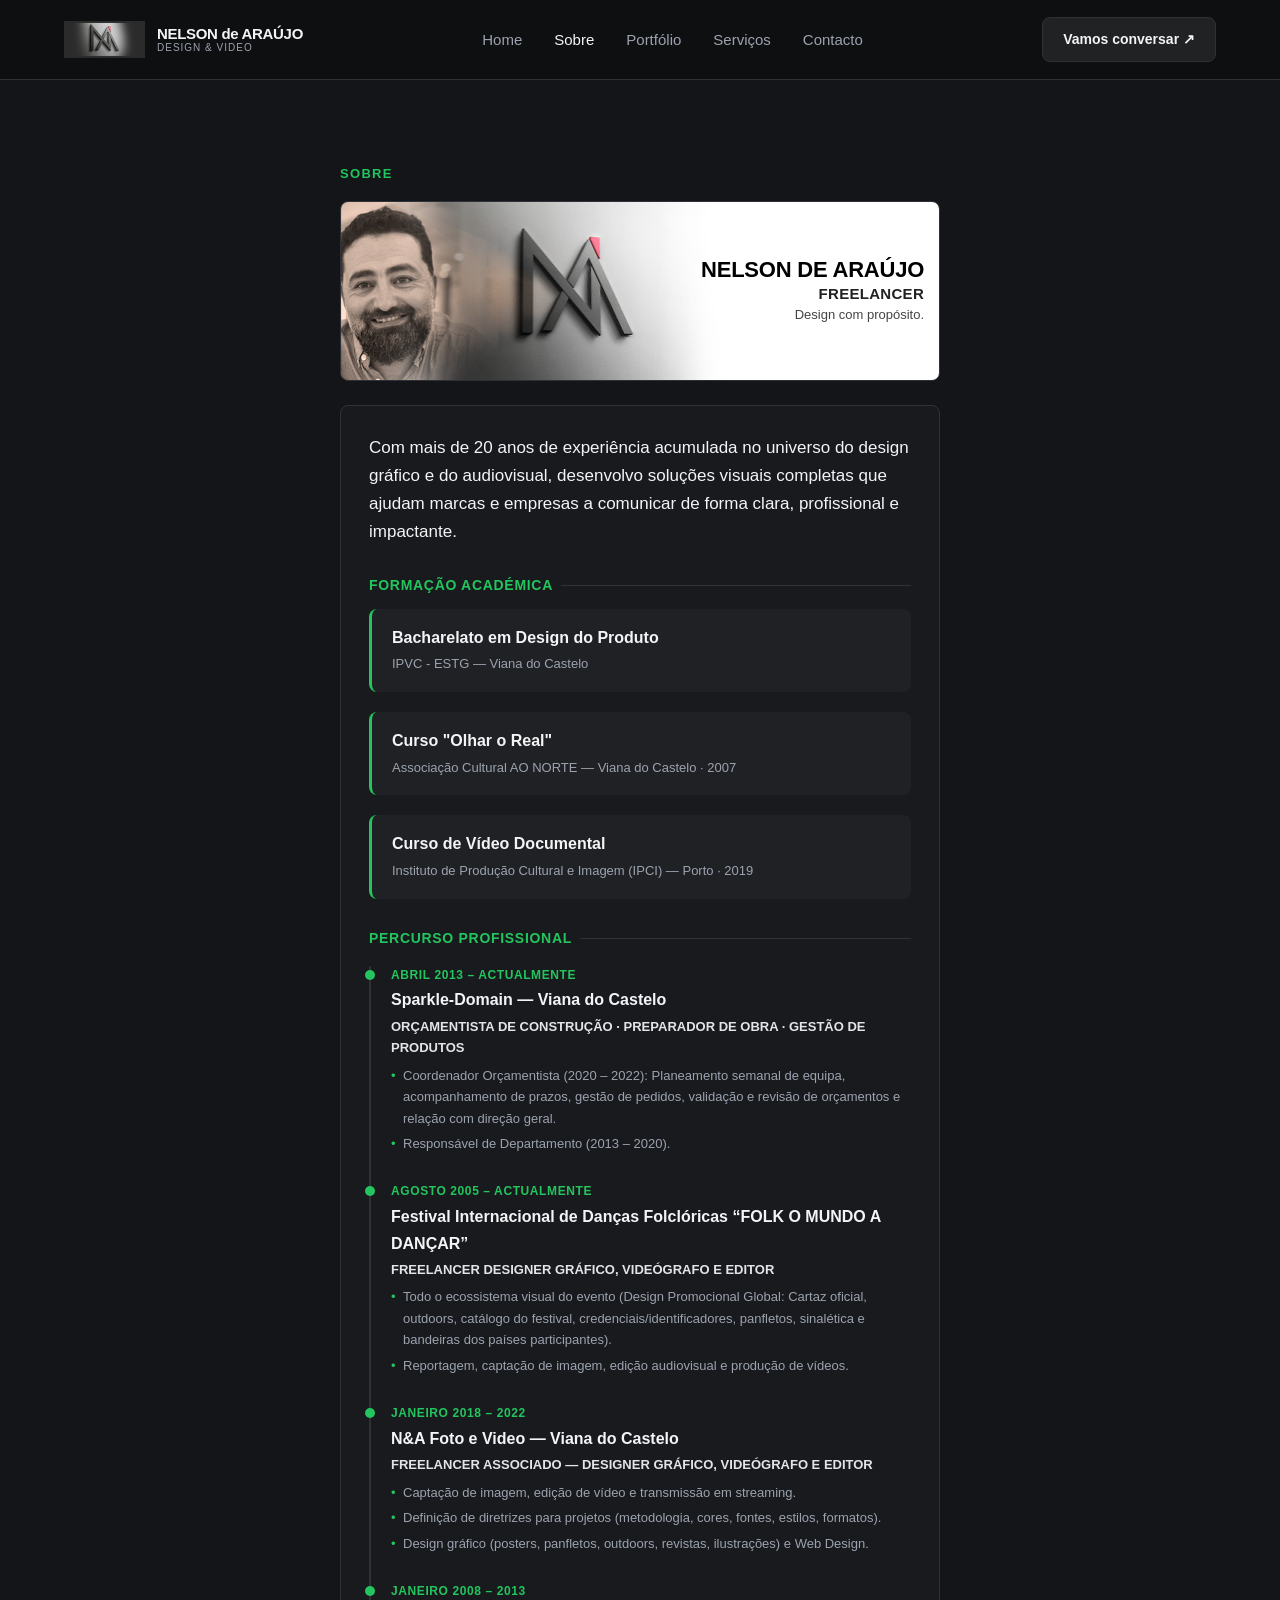
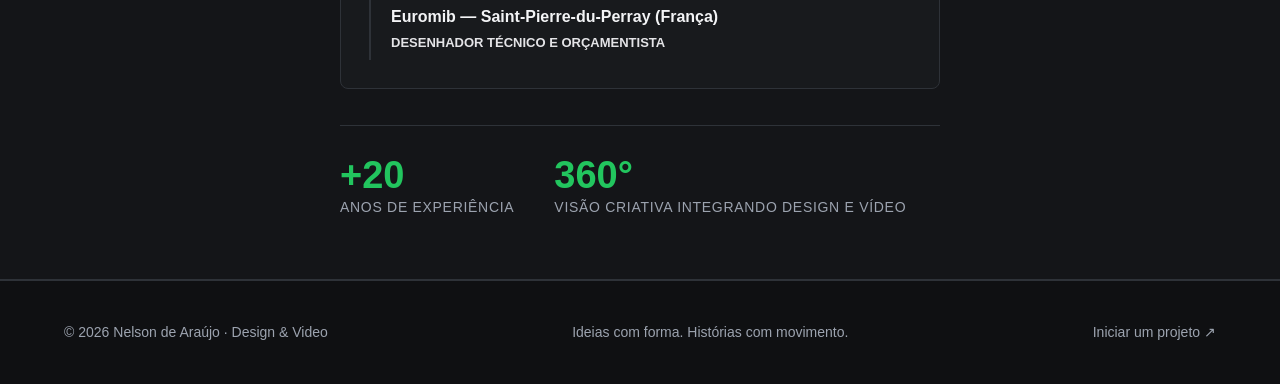
<file: sobre.html>
<!doctype html>
<html lang="pt">
<head>
  <meta charset="utf-8">
  <meta name="viewport" content="width=device-width, initial-scale=1">
  <meta name="description" content="Nelson de Araújo — percurso profissional em design gráfico e pós-produção de vídeo.">
  <title>Sobre | Nelson de Araújo</title>
  <link rel="stylesheet" href="assets/style.css">
  <style>
    /* Contentor principal ajustado à largura de 600px */
    .about-content-wrapper {
      width: 100%;
      max-width: 600px;
      margin: 0 auto;
    }

    /* Contentor do Banner 600x180 */
    .banner-container {
      position: relative;
      width: 100%;
      aspect-ratio: 600 / 180;
      overflow: hidden;
      border-radius: var(--radius, 12px);
      border: 1px solid var(--border-color, rgba(255, 255, 255, 0.15));
      background-color: #ffffff;
      margin-bottom: 24px;
      box-sizing: border-box;
    }

    .banner-container img {
      width: 100%;
      height: 100%;
      object-fit: cover;
      display: block;
    }

    /* Texto sobreposto ajustado para não se sobrepor à imagem/logo */
    .banner-overlay-text {
      position: absolute;
      top: 50%;
      right: 2.5%;
      transform: translateY(-50%);
      width: 44%;
      color: #111111;
      z-index: 2;
      display: flex;
      flex-direction: column;
      gap: 1px;
      text-align: right;
    }

    .banner-title {
      font-size: clamp(14px, 2.5vw, 22px);
      font-weight: 800;
      line-height: 1.1;
      margin: 0;
      color: #000000;
      text-transform: uppercase;
      letter-spacing: -0.01em;
      white-space: nowrap;
    }

    .banner-subtitle {
      font-size: clamp(11px, 1.8vw, 15px);
      font-weight: 600;
      line-height: 1.15;
      margin: 2px 0 0;
      color: #222222;
      text-transform: uppercase;
      letter-spacing: 0.02em;
    }

    .banner-subtext {
      font-size: clamp(10px, 1.4vw, 13px);
      font-weight: 400;
      line-height: 1.2;
      margin-top: 4px;
      color: #444444;
      text-transform: none;
    }

    /* Bloco Geral de Conteúdo */
    .copy-text-block {
      width: 100%;
      box-sizing: border-box;
      padding: 28px;
      background-color: var(--bg-card, #141416);
      border: 1px solid var(--border-color, rgba(255, 255, 255, 0.1));
      border-radius: var(--radius, 12px);
      font-size: 15px;
      line-height: 1.65;
      color: var(--muted, #a1a1aa);
      text-align: left;
    }

    .section-title-sub {
      font-size: 14px;
      font-weight: 700;
      color: var(--accent, #22c55e);
      text-transform: uppercase;
      letter-spacing: 0.05em;
      margin: 28px 0 12px 0;
      display: flex;
      align-items: center;
      gap: 8px;
    }

    .section-title-sub::after {
      content: '';
      flex: 1;
      height: 1px;
      background-color: var(--border-color, rgba(255, 255, 255, 0.1));
    }

    /* Cartão de Formação Académica */
    .edu-card {
      background: rgba(255, 255, 255, 0.03);
      padding: 16px 20px;
      border-radius: 8px;
      border-left: 3px solid var(--accent, #22c55e);
      margin-bottom: 20px;
    }

    .edu-card h4 {
      margin: 0;
      font-size: 16px;
      color: var(--text-main, #ffffff);
      font-weight: 600;
    }

    .edu-card span {
      font-size: 13px;
      color: var(--muted, #a1a1aa);
    }

    /* Timeline da Experiência Profissional */
    .timeline {
      position: relative;
      padding-left: 20px;
      border-left: 2px solid var(--border-color, rgba(255, 255, 255, 0.15));
      margin-top: 16px;
      display: flex;
      flex-direction: column;
      gap: 24px;
    }

    .timeline-item {
      position: relative;
    }

    .timeline-item::before {
      content: '';
      position: absolute;
      left: -26px;
      top: 4px;
      width: 10px;
      height: 10px;
      background-color: var(--accent, #22c55e);
      border-radius: 50%;
    }

    .timeline-date {
      font-size: 12px;
      font-weight: 700;
      color: var(--accent, #22c55e);
      text-transform: uppercase;
      letter-spacing: 0.05em;
      margin-bottom: 2px;
    }

    .timeline-company {
      font-size: 16px;
      font-weight: 700;
      color: var(--text-main, #ffffff);
    }

    .timeline-role {
      font-size: 13px;
      font-weight: 600;
      color: #e4e4e7;
      text-transform: uppercase;
      margin: 2px 0 6px 0;
    }

    .timeline-desc {
      font-size: 13px;
      color: var(--muted, #a1a1aa);
      margin: 0;
      padding-left: 0;
      list-style: none;
    }

    .timeline-desc li {
      position: relative;
      padding-left: 12px;
      margin-bottom: 4px;
    }

    .timeline-desc li::before {
      content: '•';
      position: absolute;
      left: 0;
      color: var(--accent, #22c55e);
    }

    @media (max-width: 600px) {
      .banner-overlay-text {
        width: 48%;
        right: 2%;
      }
      .copy-text-block {
        padding: 20px;
      }
    }
  </style>
</head>
<body data-page="sobre">

<header class="site-header">
  <div class="nav-wrap">
    <a class="brand" href="index.html">
      <img src="01_imagensBase/00_Logo-pag_NA.jpg" alt="Logo NA" onerror="this.style.visibility='hidden'">
      <span>NELSON de ARAÚJO<small>DESIGN & VIDEO</small></span>
    </a>
    <button class="menu-toggle" aria-label="Abrir menu">☰</button>
    <nav class="nav">
      <a href="index.html" data-page="home">Home</a>
      <a href="sobre.html" data-page="sobre">Sobre</a>
      <a href="portfolio.html" data-page="portfolio">Portfólio</a>
      <a href="servicos.html" data-page="servicos">Serviços</a>
      <a href="contacto.html" data-page="contacto">Contacto</a>
    </nav>
    <a class="nav-cta" href="contacto.html">Vamos conversar ↗</a>
  </div>
</header>

<main>
  <section class="page-intro">
    <div class="container">
      
      <div class="about-content-wrapper">
        <span class="eyebrow" style="margin-bottom: 16px; display: inline-block;">SOBRE</span>
        
        <!-- BANNER (600x180) -->
        <div class="banner-container">
          <img src="01_imagensBase/Baner-NA_Image_Sobre.jpg" alt="Nelson de Araújo — Banner Sobre" onerror="this.src='01_imagensBase/Baner-NA_Image_Sobre.png';">
          <div class="banner-overlay-text">
            <div class="banner-title">NELSON DE ARAÚJO</div>
            <div class="banner-subtitle">FREELANCER</div>
            <div class="banner-subtext">Design com propósito.</div>
          </div>
        </div>

        <!-- CONTEÚDO PRINCIPAL -->
        <div class="copy-text-block">
          
          <!-- PARÁGRAFO 1 -->
          <p style="font-size: 17px; color: var(--text-main, #ffffff); font-weight: 500; margin-bottom: 24px;">
            Com mais de 20 anos de experiência acumulada no universo do design gráfico e do audiovisual, desenvolvo soluções visuais completas que ajudam marcas e empresas a comunicar de forma clara, profissional e impactante.
          </p>

          <!-- FORMAÇÃO ACADÉMICA -->
          <div class="section-title-sub">Formação Académica</div>
          
          <div class="edu-card">
            <h4>Bacharelato em Design do Produto</h4>
            <span>IPVC - ESTG — Viana do Castelo</span>
          </div>

          <div class="edu-card">
            <h4>Curso "Olhar o Real"</h4>
            <span>Associação Cultural AO NORTE — Viana do Castelo · 2007</span>
          </div>

          <div class="edu-card">
            <h4>Curso de Vídeo Documental</h4>
            <span>Instituto de Produção Cultural e Imagem (IPCI) — Porto · 2019</span>
          </div>

          <!-- PERCURSO PROFISSIONAL -->
          <div class="section-title-sub">Percurso Profissional</div>
          
          <div class="timeline">
            
            <!-- Sparkle-Domain -->
            <div class="timeline-item">
              <div class="timeline-date">Abril 2013 – Actualmente</div>
              <div class="timeline-company">Sparkle-Domain — Viana do Castelo</div>
              <div class="timeline-role">Orçamentista de Construção · Preparador de Obra · Gestão de Produtos</div>
              <ul class="timeline-desc">
                <li>Coordenador Orçamentista (2020 – 2022): Planeamento semanal de equipa, acompanhamento de prazos, gestão de pedidos, validação e revisão de orçamentos e relação com direção geral.</li>
                <li>Responsável de Departamento (2013 – 2020).</li>
              </ul>
            </div>

            <!-- Festival Folkmonção -->
            <div class="timeline-item">
              <div class="timeline-date">Agosto 2005 – Actualmente</div>
              <div class="timeline-company">Festival Internacional de Danças Folclóricas “FOLK O MUNDO A DANÇAR”</div>
              <div class="timeline-role">Freelancer Designer Gráfico, Videógrafo e Editor</div>
              <ul class="timeline-desc">
                <li>Todo o ecossistema visual do evento (Design Promocional Global: Cartaz oficial, outdoors, catálogo do festival, credenciais/identificadores, panfletos, sinalética e bandeiras dos países participantes).</li>
                <li>Reportagem, captação de imagem, edição audiovisual e produção de vídeos.</li>
              </ul>
            </div>

            <!-- N&A Foto e Video -->
            <div class="timeline-item">
              <div class="timeline-date">Janeiro 2018 – 2022</div>
              <div class="timeline-company">N&A Foto e Video — Viana do Castelo</div>
              <div class="timeline-role">Freelancer Associado — Designer Gráfico, Videógrafo e Editor</div>
              <ul class="timeline-desc">
                <li>Captação de imagem, edição de vídeo e transmissão em streaming.</li>
                <li>Definição de diretrizes para projetos (metodologia, cores, fontes, estilos, formatos).</li>
                <li>Design gráfico (posters, panfletos, outdoors, revistas, ilustrações) e Web Design.</li>
              </ul>
            </div>

            <!-- Euromib -->
            <div class="timeline-item">
              <div class="timeline-date">Janeiro 2008 – 2013</div>
              <div class="timeline-company">Euromib — Saint-Pierre-du-Perray (França)</div>
              <div class="timeline-role">Desenhador Técnico e Orçamentista</div>
            </div>

          </div>

        </div>

        <!-- ESTATÍSTICAS -->
        <div class="stats" style="margin-top: 36px; display: flex; gap: 40px; flex-wrap: wrap;">
          <div class="stat">
            <strong style="font-size: 38px; color: var(--accent, #22c55e); display: block; font-weight: 800;">+20</strong>
            <span style="color: var(--muted, #a1a1aa); font-size: 14px;">Anos de experiência</span>
          </div>
          <div class="stat">
            <strong style="font-size: 38px; color: var(--accent, #22c55e); display: block; font-weight: 800;">360°</strong>
            <span style="color: var(--muted, #a1a1aa); font-size: 14px;">Visão criativa integrando Design e Vídeo</span>
          </div>
        </div>

      </div>

    </div>
  </section>
</main>

<footer class="site-footer">
  <div class="container footer-inner">
    <span>© <span id="year"></span> Nelson de Araújo · Design & Video</span>
    <span>Ideias com forma. Histórias com movimento.</span>
    <a href="contacto.html">Iniciar um projeto ↗</a>
  </div>
</footer>

<script>
  document.getElementById('year').textContent = new Date().getFullYear();
  document.querySelectorAll('.nav a').forEach(a => {
    if (a.dataset.page === 'sobre') a.classList.add('active');
  });
</script>
</body>
</html>
</file>
<file: assets/style.css>
/* ==========================================================================
   1. VARIÁVEIS DE DESIGN & SETUP BASE
   ========================================================================== */
:root {
  --bg-color: #0f1012;
  --bg-card: #181a1d;
  --bg-dark-band: #141518;
  --text-main: #f3f4f6;
  --muted: #9ca3af;
  --accent: #22c55e; /* Tom de verde/destaque */
  --border-color: #2e3238;
  --font-family: -apple-system, BlinkMacSystemFont, "Segoe UI", Roboto, Helvetica, Arial, sans-serif;
  --max-width: 1200px;
  --header-height: 80px;
  --radius: 8px;
  --transition: all 0.3s ease;
}

*, *::before, *::after {
  box-sizing: border-box;
  margin: 0;
  padding: 0;
}

html {
  scroll-behavior: smooth;
  font-family: var(--font-family);
  background-color: var(--bg-color);
  color: var(--text-main);
  line-height: 1.6;
}

body {
  min-height: 100vh;
  display: flex;
  flex-direction: column;
  overflow-x: hidden;
}

img {
  max-width: 100%;
  height: auto;
  display: block;
}

a {
  color: inherit;
  text-decoration: none;
  transition: var(--transition);
}

.container {
  width: 100%;
  max-width: var(--max-width);
  margin: 0 auto;
  padding: 0 24px;
}

.eyebrow {
  display: inline-block;
  font-size: 13px;
  font-weight: 600;
  text-transform: uppercase;
  letter-spacing: 0.1em;
  color: var(--accent);
  margin-bottom: 12px;
}

/* ==========================================================================
   2. CABEÇALHO & NAVEGAÇÃO
   ========================================================================== */
.site-header {
  position: sticky;
  top: 0;
  z-index: 100;
  height: var(--header-height);
  background-color: rgba(15, 16, 18, 0.9);
  backdrop-filter: blur(12px);
  border-bottom: 1px solid var(--border-color);
}

.nav-wrap {
  max-width: var(--max-width);
  height: 100%;
  margin: 0 auto;
  padding: 0 24px;
  display: flex;
  align-items: center;
  justify-content: space-between;
}

.brand {
  display: flex;
  align-items: center;
  gap: 12px;
  font-weight: 700;
  letter-spacing: -0.02em;
}

.brand img {
  height: 38px;
  width: auto;
  object-fit: contain;
}

.brand span {
  display: flex;
  flex-direction: column;
  line-height: 1.1;
  font-size: 15px;
}

.brand small {
  font-size: 10px;
  letter-spacing: 0.1em;
  color: var(--muted);
  font-weight: 400;
}

.nav {
  display: flex;
  align-items: center;
  gap: 32px;
}

.nav a {
  font-size: 15px;
  color: var(--muted);
  font-weight: 500;
}

.nav a:hover,
.nav a.active {
  color: var(--text-main);
}

.nav-cta {
  font-size: 14px;
  font-weight: 600;
  padding: 10px 20px;
  border-radius: var(--radius);
  background-color: rgba(255, 255, 255, 0.08);
  border: 1px solid var(--border-color);
}

.nav-cta:hover {
  background-color: var(--text-main);
  color: var(--bg-color);
}

.menu-toggle {
  display: none;
  background: none;
  border: none;
  color: var(--text-main);
  font-size: 24px;
  cursor: pointer;
}

/* ==========================================================================
   3. SECÇÃO HERO COM EFEITO LED
   ========================================================================== */
.hero {
  position: relative;
  min-height: calc(100vh - var(--header-height));
  display: flex;
  flex-direction: column;
  justify-content: center;
  padding: 80px 0 40px;
  overflow: hidden;
  background-color: #000;
}

.hero-video {
  position: absolute;
  top: 50%;
  left: 50%;
  width: 100vw;
  height: 100vh;
  transform: translate(-50%, -50%);
  object-fit: cover;
  pointer-events: none;
  opacity: 0.6;
}

/* Overlay de Matriz de LED */
.led-matrix-overlay {
  position: absolute;
  inset: 0;
  z-index: 1;
  pointer-events: none;
  opacity: 0.85;
  background-image: 
    radial-gradient(circle, rgba(0,0,0,0) 35%, rgba(10,10,12,0.92) 80%),
    radial-gradient(circle at center, rgba(255,255,255,0.15) 0%, rgba(0,0,0,0.85) 100%);
  background-size: 4px 4px;
  mix-blend-mode: multiply;
}

.hero-content {
  position: relative;
  z-index: 2;
  max-width: 800px;
}

.display {
  font-size: clamp(48px, 7vw, 84px);
  font-weight: 800;
  line-height: 1.05;
  letter-spacing: -0.03em;
  margin: 16px 0 24px;
}

.lead {
  font-size: clamp(18px, 2.5vw, 22px);
  color: var(--muted);
  max-width: 600px;
  margin-bottom: 36px;
}

.hero-actions {
  display: flex;
  gap: 16px;
  flex-wrap: wrap;
}

.button {
  display: inline-flex;
  align-items: center;
  justify-content: center;
  padding: 14px 28px;
  border-radius: var(--radius);
  background-color: var(--text-main);
  color: var(--bg-color);
  font-weight: 600;
  font-size: 15px;
  border: 1px solid var(--text-main);
  cursor: pointer;
}

.button:hover {
  background-color: transparent;
  color: var(--text-main);
}

.button.secondary {
  background-color: transparent;
  color: var(--text-main);
  border-color: var(--border-color);
}

.button.secondary:hover {
  background-color: rgba(255, 255, 255, 0.08);
}

.hero-bottom {
  position: relative;
  z-index: 2;
  margin-top: auto;
  padding-top: 40px;
  font-size: 13px;
  color: var(--muted);
  letter-spacing: 0.05em;
  text-transform: uppercase;
}

/* ==========================================================================
   4. ESTRUTURA GERAL DE SECÇÕES
   ========================================================================== */
.section {
  padding: 100px 0;
  border-bottom: 1px solid var(--border-color);
}

.dark-band {
  background-color: var(--bg-dark-band);
}

.page-intro {
  padding: 80px 0 60px;
  border-bottom: 1px solid var(--border-color);
  background-color: var(--bg-dark-band);
}

.page-intro h1 {
  font-size: clamp(40px, 5vw, 64px);
  line-height: 1.1;
  letter-spacing: -0.03em;
  margin-bottom: 16px;
}

.page-intro p {
  font-size: 18px;
  color: var(--muted);
  max-width: 600px;
}

.section-head {
  display: flex;
  justify-content: space-between;
  align-items: flex-end;
  gap: 40px;
  margin-bottom: 60px;
  flex-wrap: wrap;
}

.section-head h2 {
  font-size: clamp(32px, 4vw, 48px);
  line-height: 1.15;
  letter-spacing: -0.02em;
}

.section-head p {
  color: var(--muted);
  max-width: 440px;
  font-size: 16px;
}

/* ==========================================================================
   5. CARDS DO PORTFÓLIO & IMAGENS (Sem Cortes / Proporção 16:9)
   ========================================================================== */
.cards {
  display: grid;
  grid-template-columns: repeat(auto-fit, minmax(320px, 1fr));
  gap: 32px;
}

.card {
  display: flex;
  flex-direction: column;
  background-color: var(--bg-card);
  border: 1px solid var(--border-color);
  border-radius: var(--radius);
  overflow: hidden;
  transition: var(--transition);
}

.card:hover {
  transform: translateY(-6px);
  border-color: rgba(255, 255, 255, 0.2);
}

/* Proporção 16:9 sem cortes */
.card-image {
  width: 100%;
  aspect-ratio: 16 / 9;
  background-color: #000;
  overflow: hidden;
  position: relative;
}

.card-image img {
  width: 100%;
  height: 100%;
  object-fit: cover;
  transition: transform 0.5s ease;
}

.card:hover .card-image img {
  transform: scale(1.04);
}

.card-body {
  padding: 28px;
  display: flex;
  flex-direction: column;
  flex-grow: 1;
}

.tag {
  font-size: 12px;
  font-weight: 600;
  text-transform: uppercase;
  letter-spacing: 0.08em;
  color: var(--accent);
  margin-bottom: 12px;
}

.card-body h3 {
  font-size: 22px;
  margin-bottom: 10px;
  letter-spacing: -0.01em;
}

.card-body p {
  color: var(--muted);
  font-size: 14px;
  line-height: 1.5;
  margin-bottom: 20px;
}

.text-link {
  font-size: 14px;
  font-weight: 600;
  margin-top: auto;
}

/* Filtros de Categorias */
.category-links {
  display: flex;
  gap: 12px;
  margin-top: 32px;
  flex-wrap: wrap;
}

.category-links a {
  padding: 8px 16px;
  border-radius: 20px;
  background-color: rgba(255, 255, 255, 0.05);
  border: 1px solid var(--border-color);
  font-size: 14px;
  color: var(--muted);
}

.category-links a:hover,
.category-links a.active {
  background-color: var(--text-main);
  color: var(--bg-color);
}

/* ==========================================================================
   6. LAYOUT SPLIT & ESTATÍSTICAS (Página Sobre)
   ========================================================================== */
.split {
  display: grid;
  grid-template-columns: 1fr 1fr;
  gap: 60px;
  align-items: center;
}

.portrait img {
  border-radius: var(--radius);
  border: 1px solid var(--border-color);
  width: 100%;
  aspect-ratio: 4 / 5;
  object-fit: cover;
}

.stats {
  display: flex;
  gap: 40px;
  margin-top: 40px;
  padding-top: 30px;
  border-top: 1px solid var(--border-color);
}

.stat strong {
  display: block;
  font-size: 42px;
  font-weight: 800;
  line-height: 1;
  color: var(--text-main);
}

.stat span {
  font-size: 13px;
  color: var(--muted);
  text-transform: uppercase;
  letter-spacing: 0.05em;
}

/* ==========================================================================
   7. GRELHA DE SERVIÇOS
   ========================================================================== */
.service-grid {
  display: grid;
  grid-template-columns: repeat(auto-fit, minmax(280px, 1fr));
  gap: 32px;
}

.service {
  padding: 36px;
  background-color: var(--bg-card);
  border: 1px solid var(--border-color);
  border-radius: var(--radius);
}

.service .num {
  font-size: 12px;
  font-weight: 700;
  color: var(--accent);
  letter-spacing: 0.1em;
  display: block;
  margin-bottom: 16px;
}

.service h3 {
  font-size: 22px;
  margin-bottom: 12px;
}

.service p {
  color: var(--muted);
  font-size: 15px;
}

/* ==========================================================================
   8. FORMULÁRIO DE CONTACTO
   ========================================================================== */
.contact-layout {
  display: grid;
  grid-template-columns: 1fr 1fr;
  gap: 60px;
}

.contact-form {
  display: flex;
  flex-direction: column;
  gap: 20px;
}

.contact-form label {
  display: flex;
  flex-direction: column;
  gap: 8px;
  font-size: 14px;
  font-weight: 500;
}

.contact-form input,
.contact-form select,
.contact-form textarea {
  padding: 14px 18px;
  border-radius: var(--radius);
  background-color: var(--bg-card);
  border: 1px solid var(--border-color);
  color: var(--text-main);
  font-family: inherit;
  font-size: 15px;
}

.contact-form textarea {
  min-height: 140px;
  resize: vertical;
}

.contact-form input:focus,
.contact-form select:focus,
.contact-form textarea:focus {
  outline: none;
  border-color: var(--accent);
}

.notice {
  font-size: 12px;
  color: var(--muted);
  margin-top: 12px;
}

/* ==========================================================================
   9. JANELA MODAL (Detalhes dos Projetos)
   ========================================================================== */
.modal {
  position: fixed;
  inset: 0;
  z-index: 200;
  background-color: rgba(0, 0, 0, 0.85);
  backdrop-filter: blur(8px);
  display: flex;
  align-items: center;
  justify-content: center;
  padding: 24px;
  opacity: 0;
  pointer-events: none;
  transition: var(--transition);
}

.modal.active {
  opacity: 1;
  pointer-events: auto;
}

/* ==========================================================================
   10. RODAPÉ (SITE FOOTER)
   ========================================================================== */
.site-footer {
  margin-top: auto;
  padding: 40px 0;
  border-top: 1px solid var(--border-color);
  background-color: var(--bg-color);
  font-size: 14px;
  color: var(--muted);
}

.footer-inner {
  display: flex;
  justify-content: space-between;
  align-items: center;
  gap: 20px;
  flex-wrap: wrap;
}

.footer-inner a:hover {
  color: var(--text-main);
}

/* ==========================================================================
   11. RESPONSIVIDADE (MOBILE & TABLET)
   ========================================================================== */
@media (max-width: 900px) {
  .split,
  .contact-layout {
    grid-template-columns: 1fr;
    gap: 40px;
  }
}

@media (max-width: 768px) {
  .menu-toggle {
    display: block;
  }

  .nav {
    position: absolute;
    top: var(--header-height);
    left: 0;
    right: 0;
    background-color: var(--bg-card);
    border-bottom: 1px solid var(--border-color);
    flex-direction: column;
    padding: 24px;
    gap: 20px;
    display: none;
  }

  .nav.active {
    display: flex;
  }

  .nav-cta {
    display: none;
  }

  .section {
    padding: 60px 0;
  }
}
</file>
